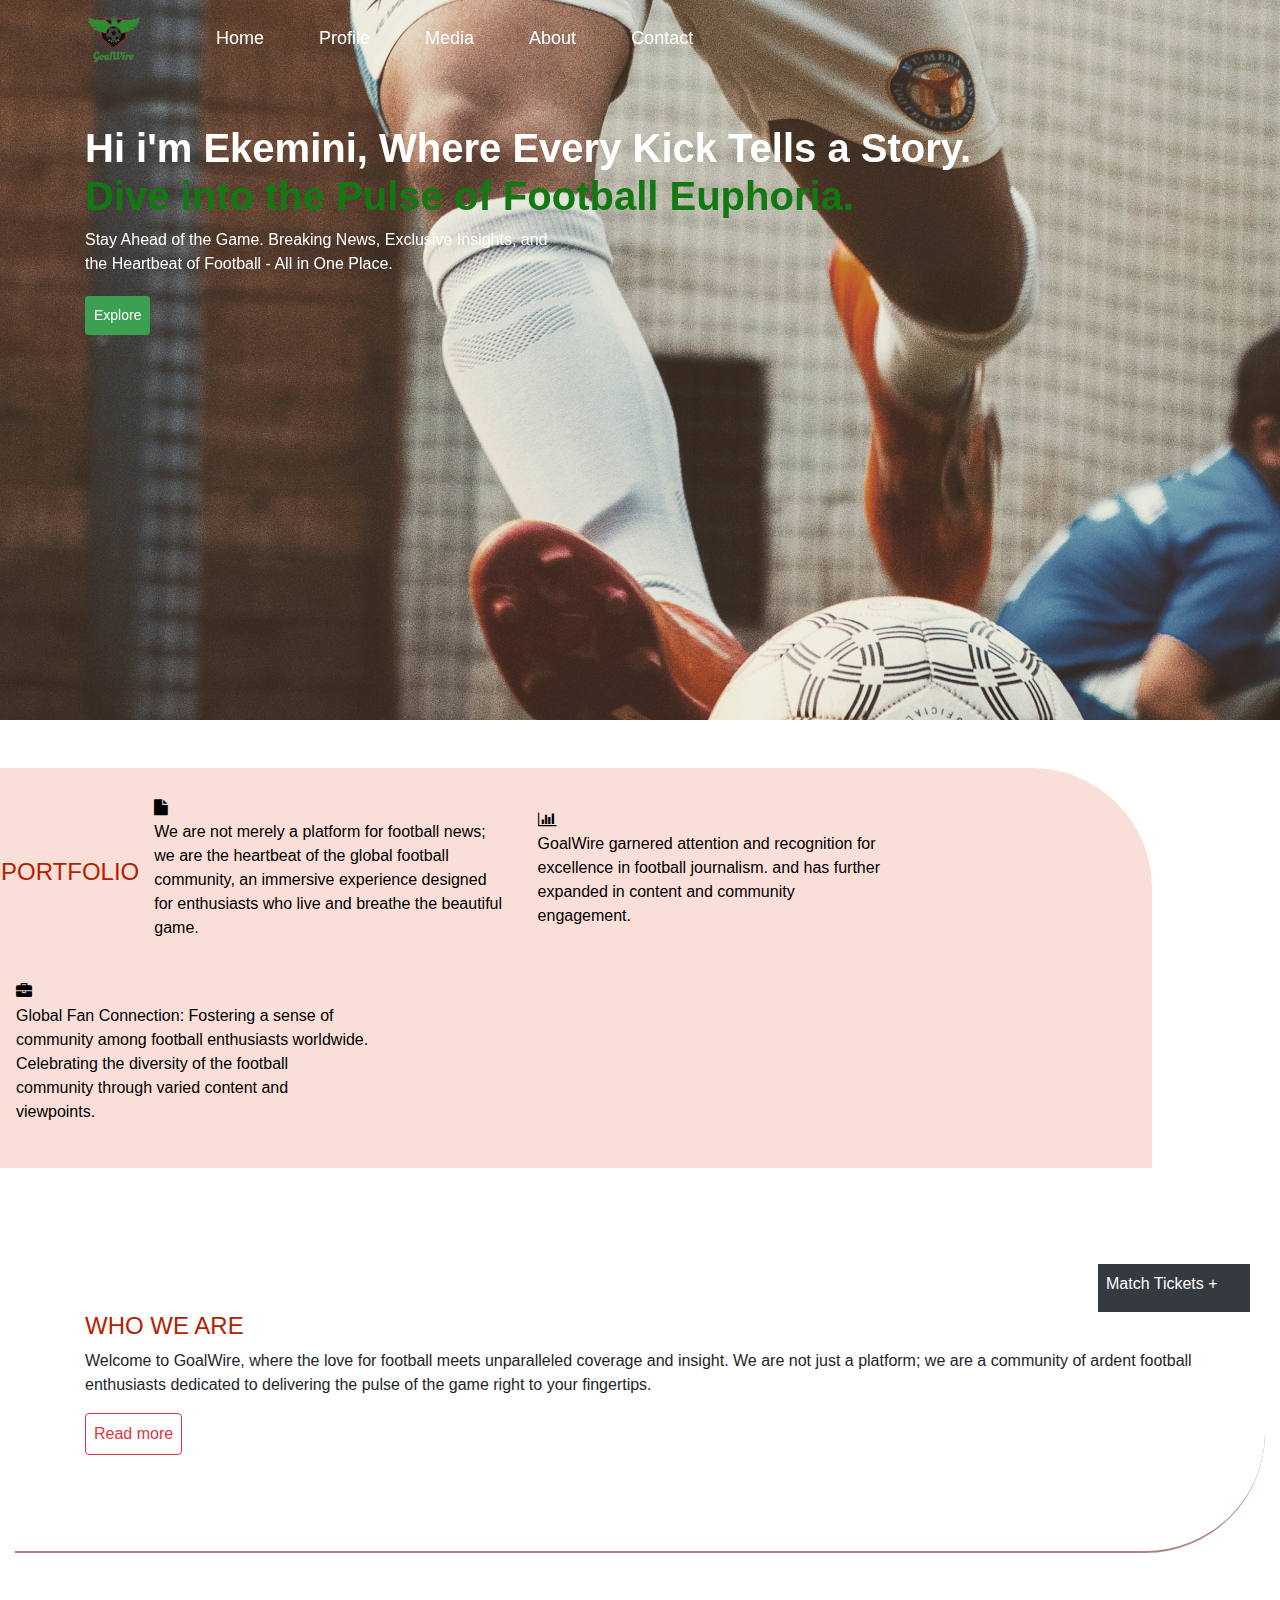
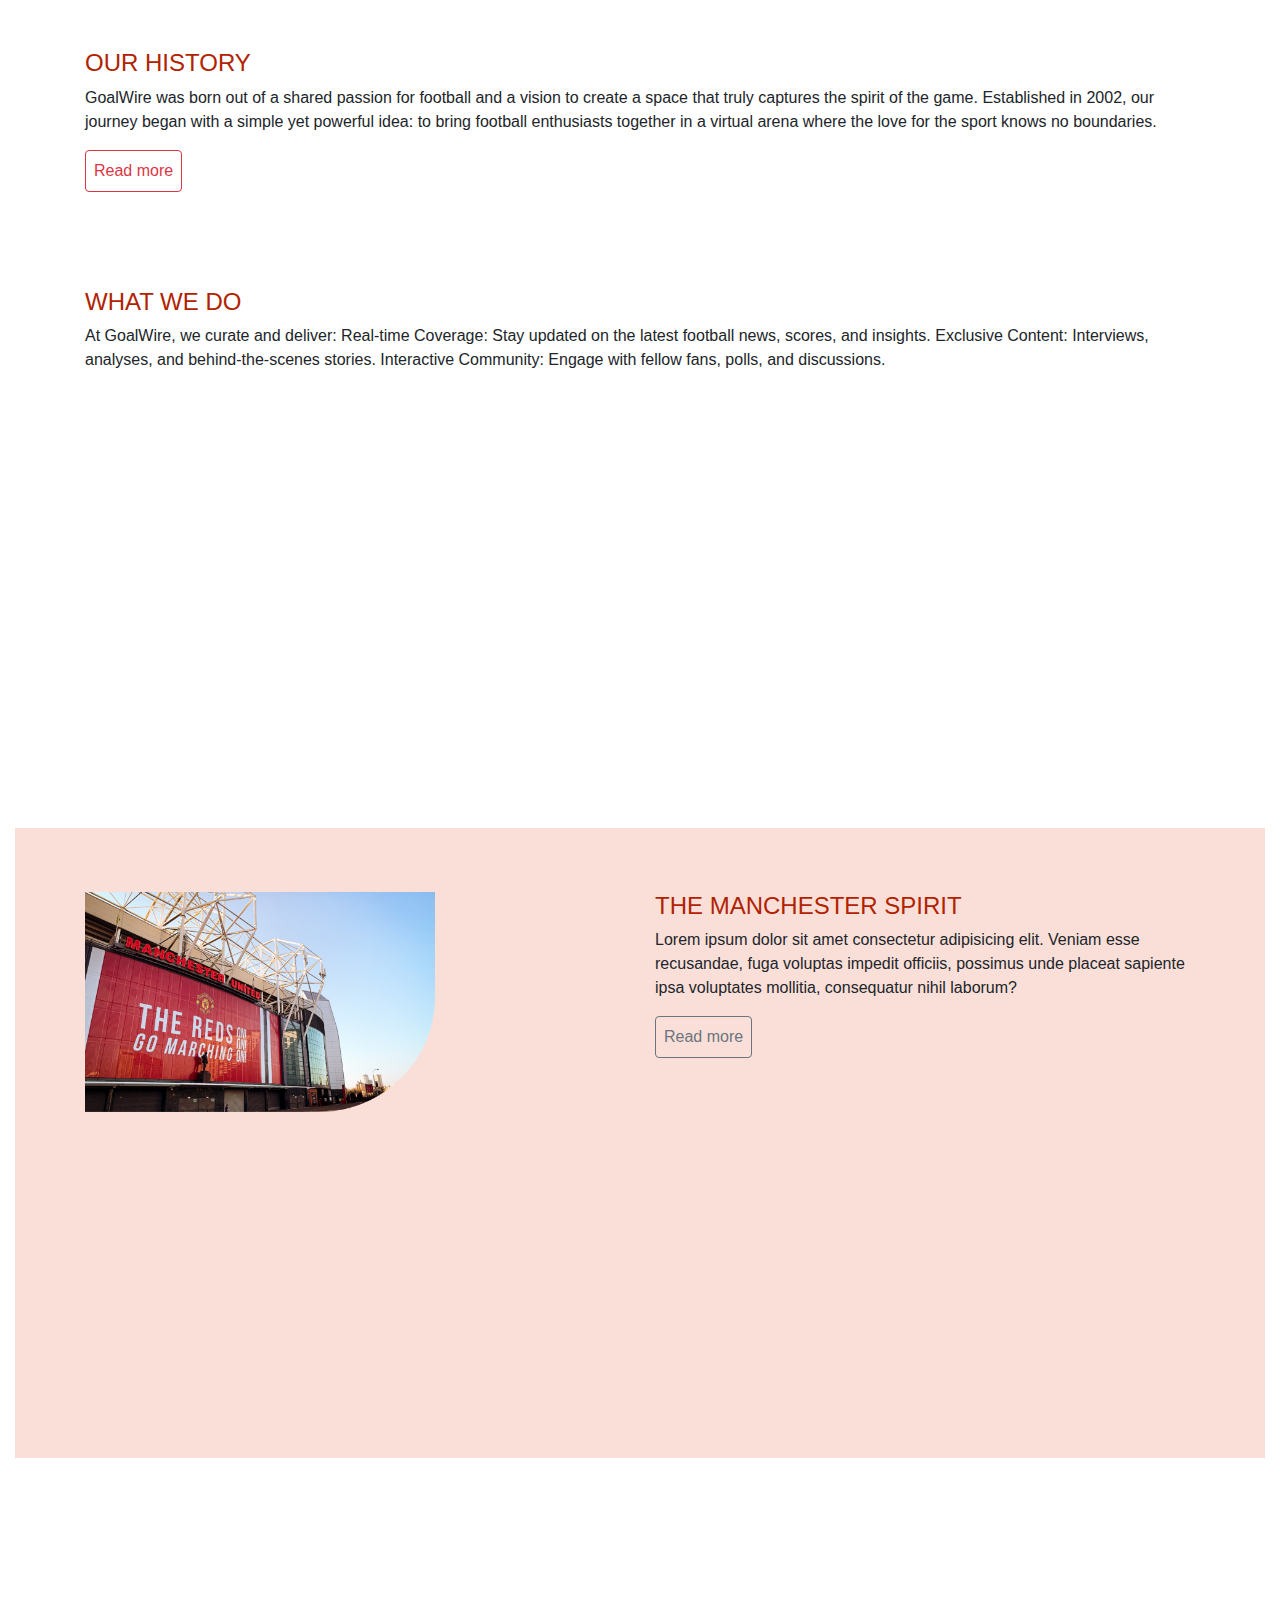
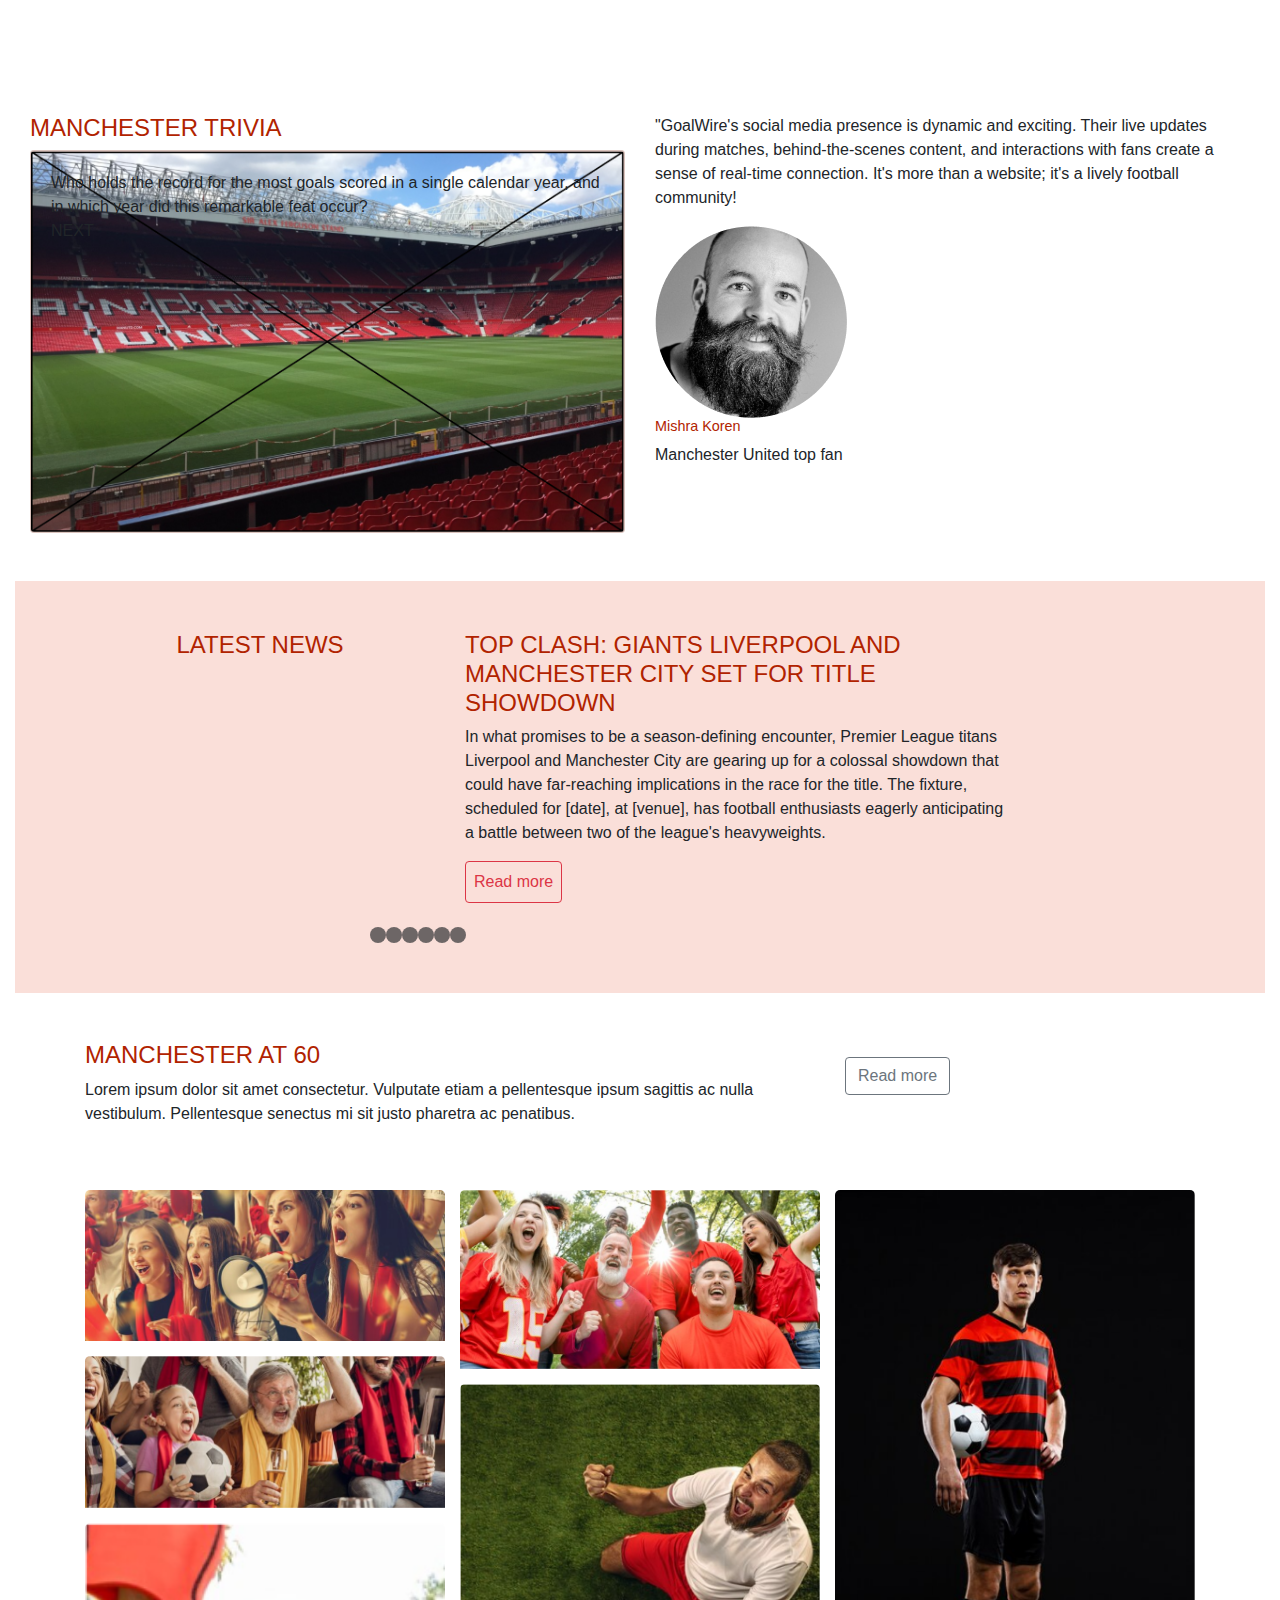
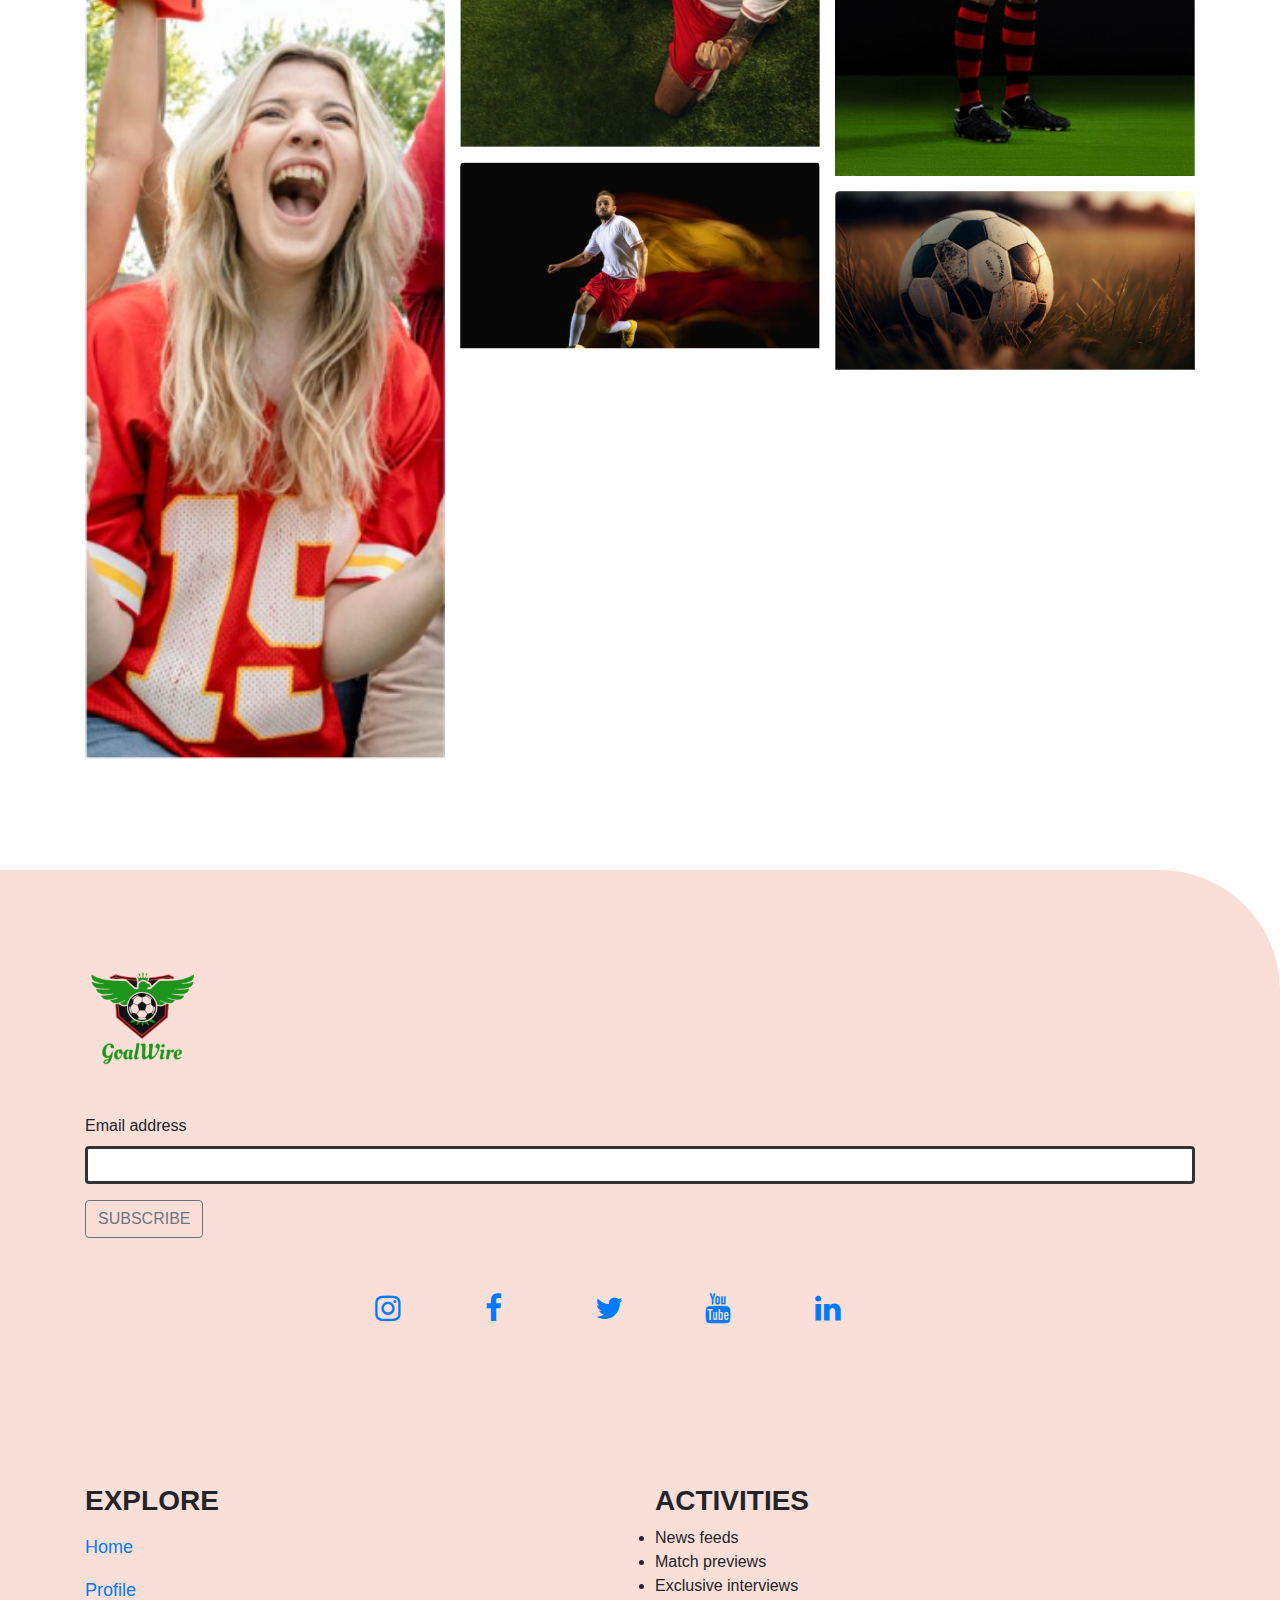
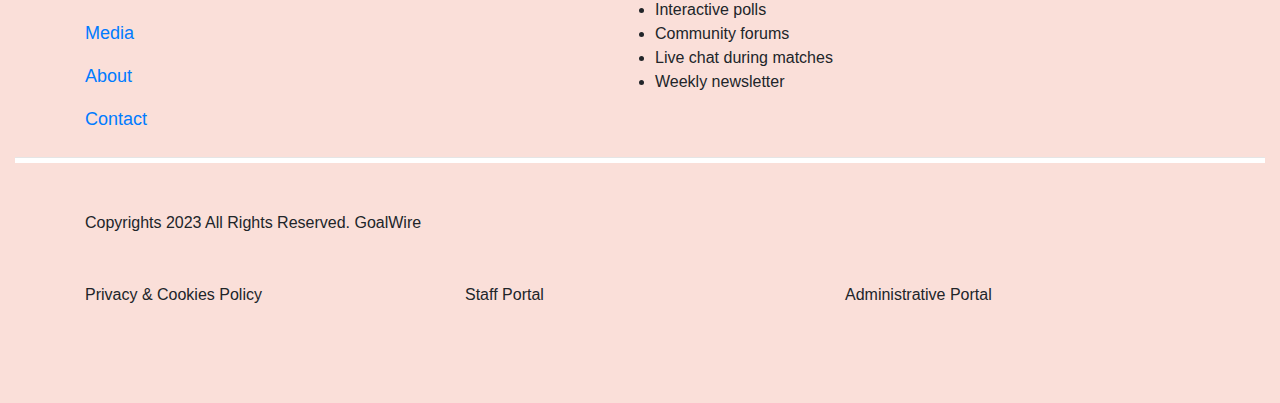
<file: index.html>
<!DOCTYPE html>
<html lang="en">
<head>
    <meta charset="UTF-8">
    <meta name="viewport" content="width=device-width, initial-scale=1">
    <title> Web Portfolio</title>
    <!-- BOOSTRAP 5 CSS -->
    <link href="https://cdn.jsdelivr.net/npm/bootstrap@5.3.2/dist/css/bootstrap.min.css" rel="stylesheet"
        integrity="sha384-T3c6CoIi6uLrA9TneNEoa7RxnatzjcDSCmG1MXxSR1GAsXEV/Dwwykc2MPK8M2HN" crossorigin="anonymous">
    <!-- FONT-AWESOME -->
    <link rel="stylesheet" href="https://cdnjs.cloudflare.com/ajax/libs/font-awesome/4.7.0/css/font-awesome.min.css">
    <link rel="stylesheet" href="https://stackpath.bootstrapcdn.com/bootstrap/4.5.2/css/bootstrap.min.css">

    <!-- CSS STYLE -->
    <link rel="stylesheet" href="style.css">
</head>

<body>
    <header class="header">
        <div class="navbar navbar-expand-lg">
            <div class="container">
                <div class="logo">
                 <a class="navbar-brand" href="index.html"><img src="./images/brand-logo.png" alt="Brand-logo" width="60" height="50"></a>
                </div>
                <button data-bs-toggle="collapse" data-bs-target="#menu-bar" type="button" class="navbar-toggler">
                    <span class="navbar-toggler-icon "><svg xmlns="http://www.w3.org/2000/svg" width="16" height="16" fill="currentColor" class="bi bi-list" viewBox="0 0 16 16">
                        <path fill-rule="evenodd" d="M2.5 12a.5.5 0 0 1 .5-.5h10a.5.5 0 0 1 0 1H3a.5.5 0 0 1-.5-.5m0-4a.5.5 0 0 1 .5-.5h10a.5.5 0 0 1 0 1H3a.5.5 0 0 1-.5-.5m0-4a.5.5 0 0 1 .5-.5h10a.5.5 0 0 1 0 1H3a.5.5 0 0 1-.5-.5"/>
                      </svg></span>
                </button>
                <div class="collapse navbar-collapse" id="menu-bar">
                    <ul class="navbar-nav ms-auto">
                        <li class="nav-item" class="active"><a href="index.html">Home</a></li>
                        <li class="nav-item"><a href="profile.html">Profile</a></li>
                        <li class="nav-item"><a href="media.html">Media</a></li>
                        <li class="nav-item"><a href="about.html">About</a></li>
                        <li class="nav-item"><a href="contact.html">Contact</a></li>
                        <li class="nav-item"><a href="#"><i class="bi bi-search"></i></i></a></li>
                    </ul>
                </div>
             </div>
        </div>
        
        <div class="container mt-5 text-white" id="hero">
            <h1 id="header-text"> Hi i'm Ekemini, Where Every Kick Tells a Story.<br><span style="color: green;"> Dive into the Pulse of
                    Football Euphoria. </span></h1>
            <p id="hero-p1">Stay Ahead of the Game. Breaking News, Exclusive Insights, and the Heartbeat of Football -
                All in One Place.</p>
            <!-- BUTTON -->
            <a href="profile.html">
                <button type="button" class="btn btn-success p-2 fw-bold btn-sm mt-1 mb-1 ">Explore</button>
            </a>
            
        </div>
    </header>   
        <!--HERO SECTION-->
    <main>
        <div class="portfolio text-left p-3 mt-5">
            <div class="row align-items-center">
                <h4 class="fs-3">PORTFOLIO</h4>
                <div class="col-lg-4 md-8">
                    <div class="portfolio-icon"><i class="fa fa-file"></i></div>
                    <p> We are not merely a platform for football news; we are the heartbeat of the global football community, an immersive experience designed for enthusiasts who live and breathe the beautiful game.</p>
                </div>

                <div class="col-lg-4 md-8">
                    <div class="portfolio-icon"><i class="fa fa-bar-chart"></i></div>
                    <p>GoalWire garnered attention and recognition for excellence in football journalism. and has further expanded in content and community engagement.</p>
                </div>
                <div class="col-lg-4 md-8">
                    <div class="portfolio-icon"><i class="fa fa-briefcase"></i></div>
                    <p>Global Fan Connection: Fostering a sense of community among football enthusiasts worldwide. Celebrating the diversity of the football community through varied content and viewpoints.</p>
                </div>

            </div>

        </div>
    </section>
    <!-- Section_who we are -->
    <main class="container-fluid pt-5 pb-5">
        <div class="container-fluid  customwho">
                <a href="contact.html"><div class="matchTicket p-2 text-white  bg-dark fw-bold">Match Tickets &plus;</div></a>           
            <div class="container ">
                <div class="who pt-5 pb-5 mt-5 mb-5">
                    <h4>WHO WE ARE </h4>
                    <P>Welcome to GoalWire, where the love for football meets unparalleled coverage and insight. We are not
                        just a platform; we are a community of ardent football enthusiasts dedicated to delivering the pulse
                        of the game right to your fingertips.</P>
                    <button type="button" class="btn btn-outline-danger p-2 fs-6 fw-bold ">Read more</button>
                </div>
            </div>
        </div>
           
                
        <!-- Who we are ends-->
        <div class="container-fluid bg-light-subtle">
            <div class="container pt-5 pb-5 mt-5 mb-5 " id="history">
                <h4>OUR HISTORY</h4>
                <P>GoalWire was born out of a shared passion for football and a vision to create a space that truly captures the spirit of the game. Established in 2002, our journey began with a simple yet powerful idea: to bring football enthusiasts together in a virtual arena where the love for the sport knows no boundaries.</P>
                <button type="button" class="btn btn-outline-danger p-2 fs-6 fw-bold ">Read more</button>
            </div>
        </div>
       
        <!-- What we do -->
        <div class="container-fluid customWhat mt-5 P-0 ">
            <div class="container innerWhat">
                <h4>WHAT WE DO</h4>
                <p>At GoalWire, we curate and deliver:
                    Real-time Coverage: Stay updated on the latest football news, scores, and insights.
                    Exclusive Content: Interviews, analyses, and behind-the-scenes stories.
                    Interactive Community: Engage with fellow fans, polls, and discussions.</p>
            </div>
        </div>
        <!-- Manchester Spirit -->
        <div class="container-fluid customSpirit mb-5">
            <div class="container pt-5 pb-5 " >
                <div class="row gap-0 pt-3" id="sprint-row">
                    <div class="col-sm-12 col-md-6 col-lg-6 float-right"><img src="./images/spirit.png" alt="image of manchester spirit"height="220" width="350"></div>
                    <div class="col-sm-12 col-md-6 col-lg-6">
                        <h4>THE MANCHESTER SPIRIT</h4>
                        <p>Lorem ipsum dolor sit amet consectetur adipisicing elit. Veniam esse recusandae, fuga voluptas
                            impedit officiis, possimus unde placeat sapiente ipsa voluptates mollitia, consequatur nihil
                            laborum?</p>
                        <button type="button" class="btn btn-outline-secondary p-2 fs-6 fw-bold ">Read more</button>
                    </div>
                </div>
            </div>
        </div>

         <div class="container-fluid empty bg-light-subtle">

         </div>
        <!--Manchester trivia-->
        <div class="container-fluid mt-5 mb-5">
            <div class="row">
                <div class="col">
                    <h4>MANCHESTER TRIVIA</h4>
                    <div class="card text-bg-dark">
                        <img src="./images/trivia.png" class="card-img" alt="...">
                        <div class="card-img-overlay">
                            Who holds the record for the most goals scored in a single calendar year, and in which year did this remarkable feat occur?
                            <div class="next">NEXT<i class="fas fa-arrow-alt-circle-right"></i></div>
                        </div>
                      </div>
                </div>
                <div class="col">
                    <div class="fan">
                        <div class="previous-arrow"></div>

                        <div><p>"GoalWire's social media presence is dynamic and exciting. Their live updates during matches, behind-the-scenes content, and interactions with fans create a sense of real-time connection. It's more than a website; it's a lively football community!</p></div>
                        <!-- ***Should be displayed flex -->
                        <div class="about-fan">
                            <div class="fan-img"><img src="./images/fan.png" alt=""></div>
                            <div class="fan-name">
                                <h5>Mishra Koren</h5>
                                <p>Manchester United top fan</p>
                            </div>
                        </div>
                        <div class="next-arrow"></div>
                    </div>
                </div>
            </div>
        </div>
         <!-- New Section -->
         <div class="container-fluid customnews mb-5">
            <div class="container" >
                <div class="row">
                    <div class="col-sm-12 col-md-10 col-lg-4"><h4 class="text-center">LATEST NEWS</h4></div>
                    <div class="col-sm-12 col-md-10 col-lg-6"><h4>TOP CLASH: GIANTS LIVERPOOL AND MANCHESTER CITY SET FOR TITLE SHOWDOWN</h4>
                        <p class="fs-8">In what promises to be a season-defining encounter, Premier League titans Liverpool and Manchester City are gearing up for a colossal showdown that could have far-reaching implications in the race for the title. The fixture, scheduled for [date], at [venue], has football enthusiasts eagerly anticipating a battle between two of the league's heavyweights.</p>
                        <button type="button" class="btn btn-outline-danger p-2 fs-6 fw-bold ">Read more</button></div>
                </div>
                <br>
                <div class="row ">
                    <div class="col-lg-3"><i class="bi bi-chevron-left"></i></div>
                    <div class="col-lg-4  gap-2 d-flex">
                        <div class="circle"></div>
                        <div class="circle"></div>
                        <div class="circle"></div>
                        <div class="circle"></div>
                        <div class="circle"></div>
                        <div class="circle"></div>
                    </div>
                    <div class="col-lg-3"><i class="bi bi-chevron-right"></i></div>
                </div>
            </div>
         </div>
         <!-- GALLERY  -->
         <section>
            <div class="container">
                <div class="row">
                    <div class="col-lg-8 col-sm-12 col-md-10">
                        <h4>MANCHESTER AT 60</h4>
                        <p>Lorem ipsum dolor sit amet consectetur. Vulputate etiam a pellentesque ipsum sagittis ac nulla vestibulum. Pellentesque senectus mi sit justo pharetra ac penatibus.</p>
                    </div>
                    <div class="col-lg-3 col-sm-12 col-md-1 pt-3"><button type="button" class="btn btn-outline-secondary">Read more </button></div>
                </div>              
            </div>
            <!-- Gallery below -->
            <div class="container customgallery mt-5 bg-light-subtle" id="customgallery">
                <div class="gallery">
                    <div class="column">
                        <picture>
                            <source srcset="./images/gallery1.png" media="">
                            <source srcset="./images/gallery1.png" media="">
                            <img src="./images/gallery1.png" alt="photo gallery1">
                        </picture>
                        <!-- image_one -->
                        <picture>
                            <source srcset="./images/gallery2.png" media="">
                            <source srcset="./images/gallery2.png" media="">
                            <img src="./images/gallery2.png" alt="photo gallery2">
                        </picture>
                        <!-- image_two -->
                        <picture>
                            <source srcset="./images/gallery6.png" media="">
                            <source srcset="./images/gallery6.png" media="">
                            <img src="./images/gallery6.png" alt="photo gallery6">
                        </picture>
                        <!-- image_three -->
                    </div>
                    <!-- column-two -->
                    <div class="column">
                        <picture>
                            <source srcset="./images/gallery4.png" media="">
                            <source srcset="./images/gallery4.png" media="">
                            <img src="./images/gallery4.png" alt="photo gallery4">
                        </picture>
                        <!-- image_four -->
                        <picture>
                            <source srcset="./images/gallery5.png" media="">
                            <source srcset="./images/gallery5.png" media="">
                            <img src="./images/gallery5.png" alt="photo gallery5">
                        </picture>
                        <!-- image_five -->
                        <picture>
                            <source srcset="./images/gallery7.png" media="">
                            <source srcset="./images/gallery7.png" media="">
                            <img src="./images/gallery7.png" alt="photo gallery5">
                        </picture>
                        <!-- image_seven -->
                    </div>
                    <!-- three -->
                    <div class="column">
                        <!-- image_ -->
                        <picture>
                            <source srcset="./images/gallery3.png" media="">
                            <source srcset="./images/gallery3.png" media="">
                            <img src="./images/gallery3.png" alt="photo gallery3">
                        </picture>
                        <!-- image_six -->
                    
                        <picture>
                            <source srcset="./images/gallery8.png" media="">
                            <source srcset="./images/gallery8.png" media="">
                            <img src="./images/gallery8.png" alt="photo gallery5">
                        </picture>
                        <!-- image_eigth -->
                    </div>
                </div>
            </div>
         </section>
        </main>
        
        <!-- NEW SECTION -->
        <section class="container-fluid mt-5" id="information">
            <div class="container pt-5">
                <div class="logo mt-5 mb-5"><img src="./images/brand-logo.png" alt="brand logo" height="100px" width="120px"></div>
                <div class="form mt-5 mb-5">
                    <form>
                        <div class="mb-3">
                          <label for="email" class="form-label">Email address</label>
                          <input type="email" class="form-control" id="emai1" aria-describedby="email">
                        </div>
            
                        <div class="d-grid mb-5">
                            <button type="submit" class="btn btn-outline-secondary text-center sm-10 md-10 lg-10 xl-10 xxl-10">SUBSCRIBE</button>
                        </div>
                      </form>
                </div>
            </div>
            <!-- SOCIAL MEDIA ICONS -->
            <div class="social-icons mt-5 mb-5">
                <div class="icon" id="Instagram"><a href="#" class="fa fa-instagram"></a></div>
                <div class="icon" id="facebook"><a href="#" class="fa fa-facebook"></a></div>
                <div class="icon" id="twitter"><a href="#" class="fa fa-twitter"></a></div>
                <div class="icon" id="youtube"><a href="#" class="fa fa-youtube"></a></div>
                <div class="icon" id="linkedin"><a href="#" class="fa fa-linkedin"></a></div>
            </div>
            <!-- EXPLORE -->
            <div class="container">
                <div class="row">
                    <div class="col">
                        <h3><b>EXPLORE</b></h3>
                        <ul class="navbar-nav ms-auto">
                            <li class="nav-item active">
                                <a class="nav-link" href="#home">Home</a>
                            </li>
                            <li class="nav-item">
                                <a class="nav-link" href="#profile">Profile</a>
                            </li>
                            <li class="nav-item">
                                <a class="nav-link" href="#services">Media</a>
                            </li>
                            <li class="nav-item">
                                <a class="nav-link" href="#about">About</a>
                            </li>
                            <li class="nav-item">
                                <a class="nav-link" href="#contact">Contact</a>
                            </li>
                        </ul>

                    </div>
                    <div class="col">
                        <h3><b>ACTIVITIES</b></h3>
                        <ul class="activites">
                            <li class="activites-item">News feeds </li>
                            <li class="activites-item">Match previews</li>
                            <li class="activites-item">Exclusive interviews</li>
                            <li class="activites-item">Interactive polls</li>
                            <li class="activites-item">Community  forums</li>
                            <li class="activites-item">Live chat during matches</li>
                            <li class="activites-item">Weekly newsletter</li>
                        </ul>
                    </div>
                </div>
            </div>
            <hr class="bg-white" style="height: 5px; width: 100%; ">

       
            <!-- FOOTER -->
            <footer>
                <div class="container mt-5 pb-5">
                    <div class="footer-text mt-5 mb-5 ">Copyrights 2023 All Rights Reserved. GoalWire</div>
                        <div class="row mt-5 mb-5">
                            <div class="col ">Privacy & Cookies Policy</div>
                            <div class="col">Staff Portal </div>
                            <div class="col">Administrative Portal </div>
                        </div>
                    </div>
                </div>
            </footer>
        </section>
       
    <!-- BOOSTRAP 5 JS-->
    <script src="https://cdn.jsdelivr.net/npm/bootstrap@5.3.2/dist/js/bootstrap.bundle.min.js"
        integrity="sha384-C6RzsynM9kWDrMNeT87bh95OGNyZPhcTNXj1NW7RuBCsyN/o0jlpcV8Qyq46cDfL"
        crossorigin="anonymous"></script>
</body>

</html>
</file>
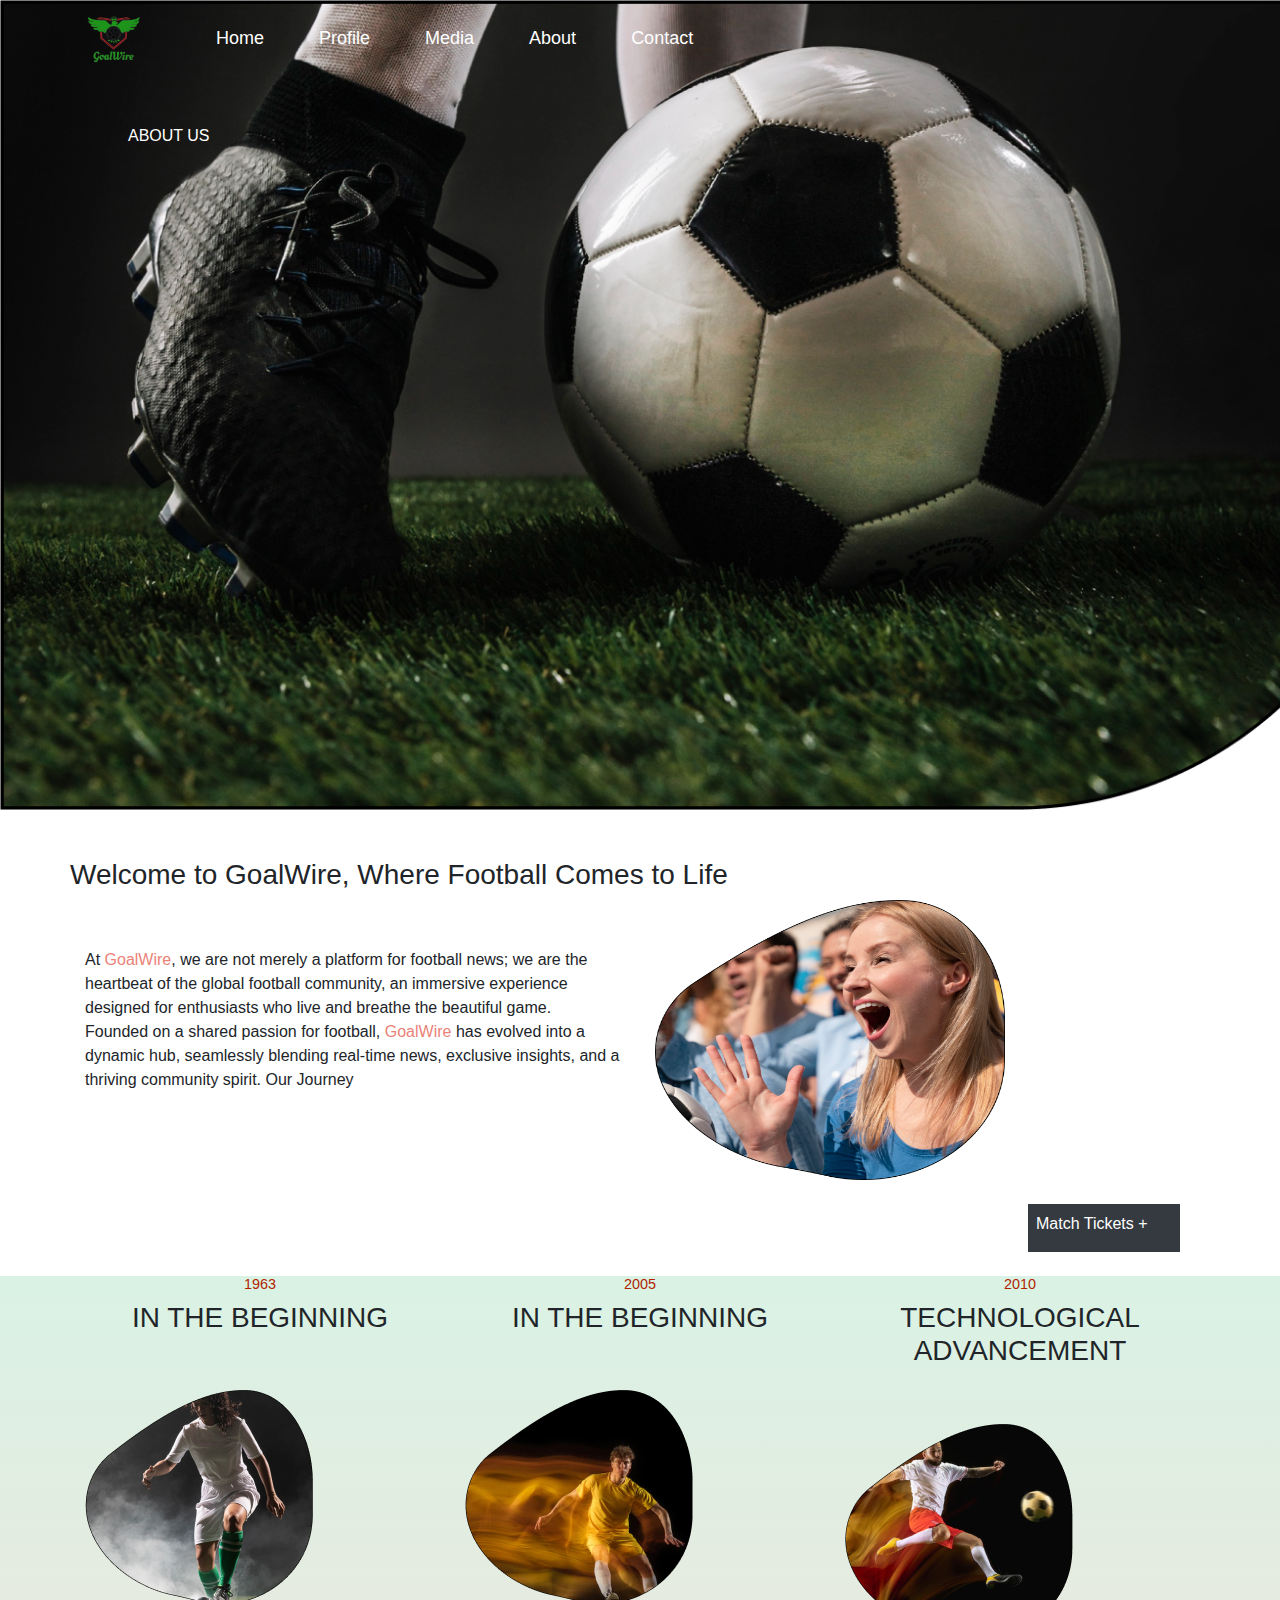
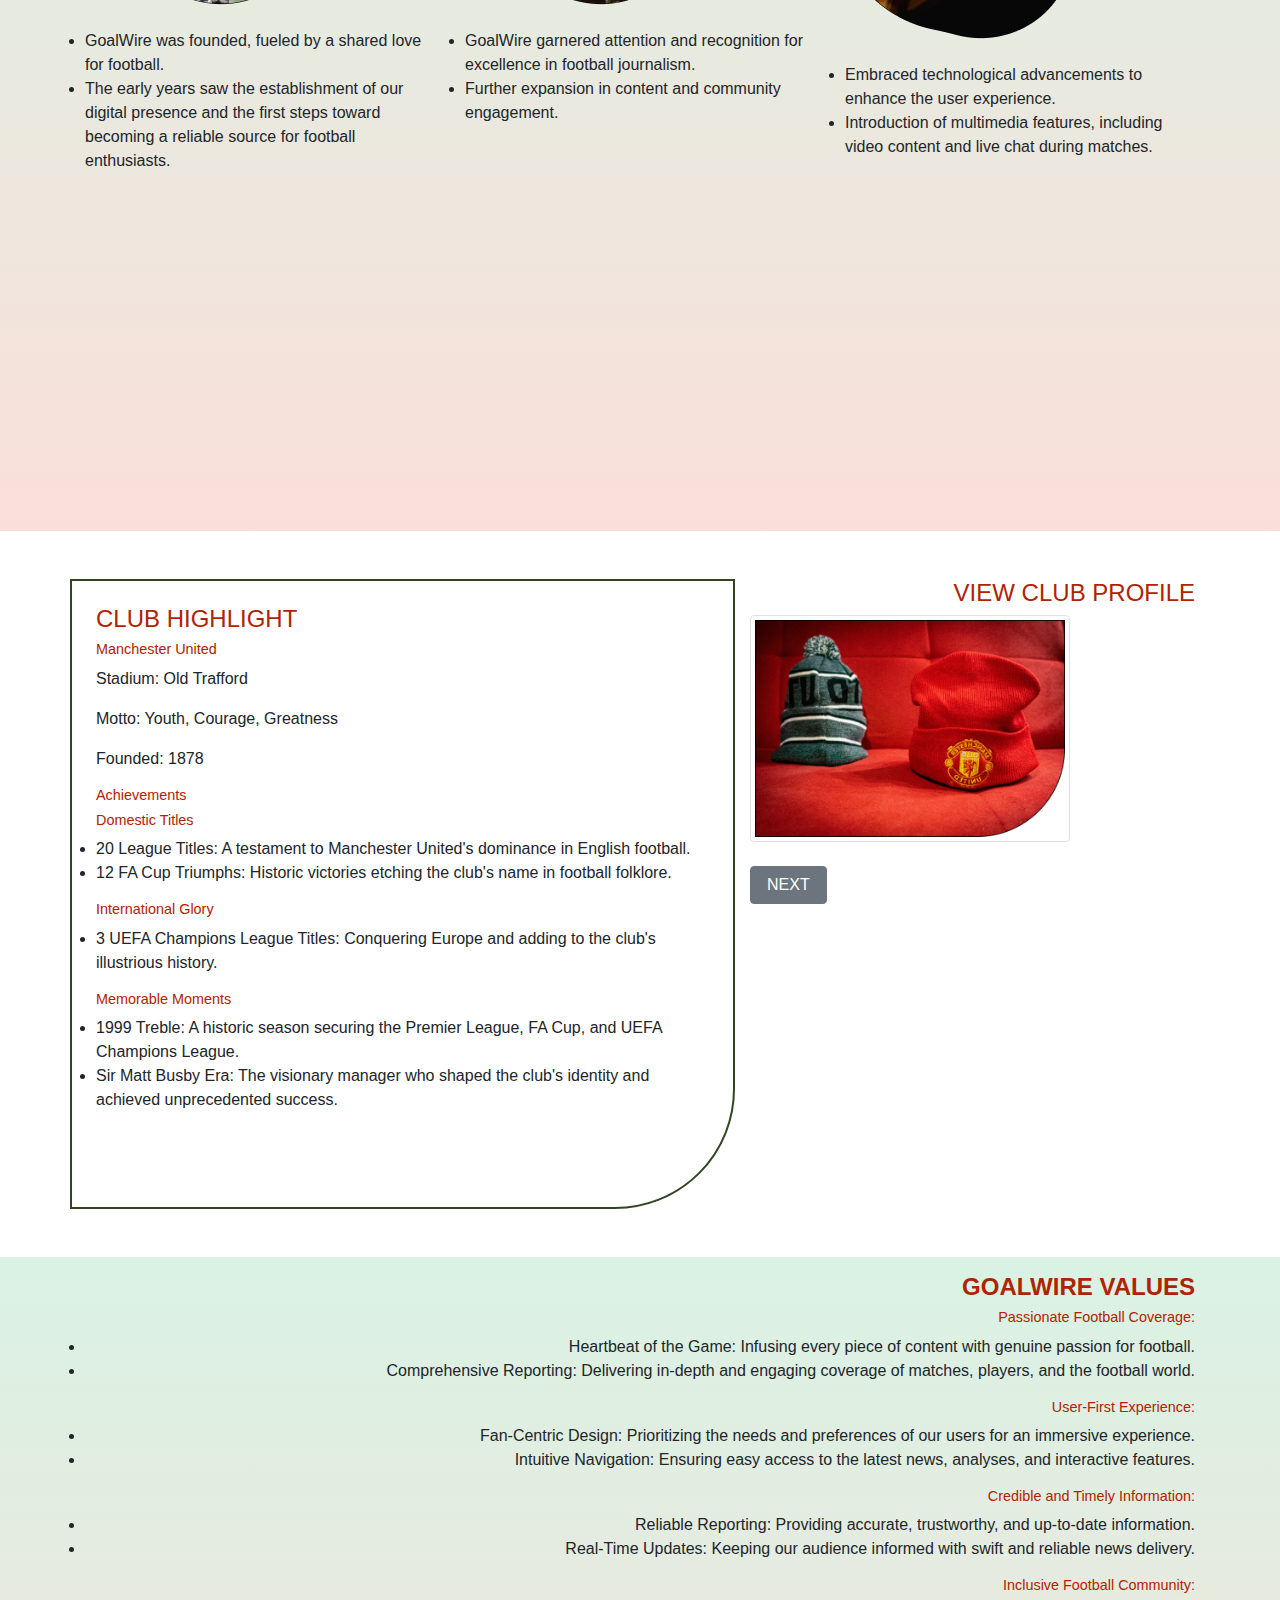
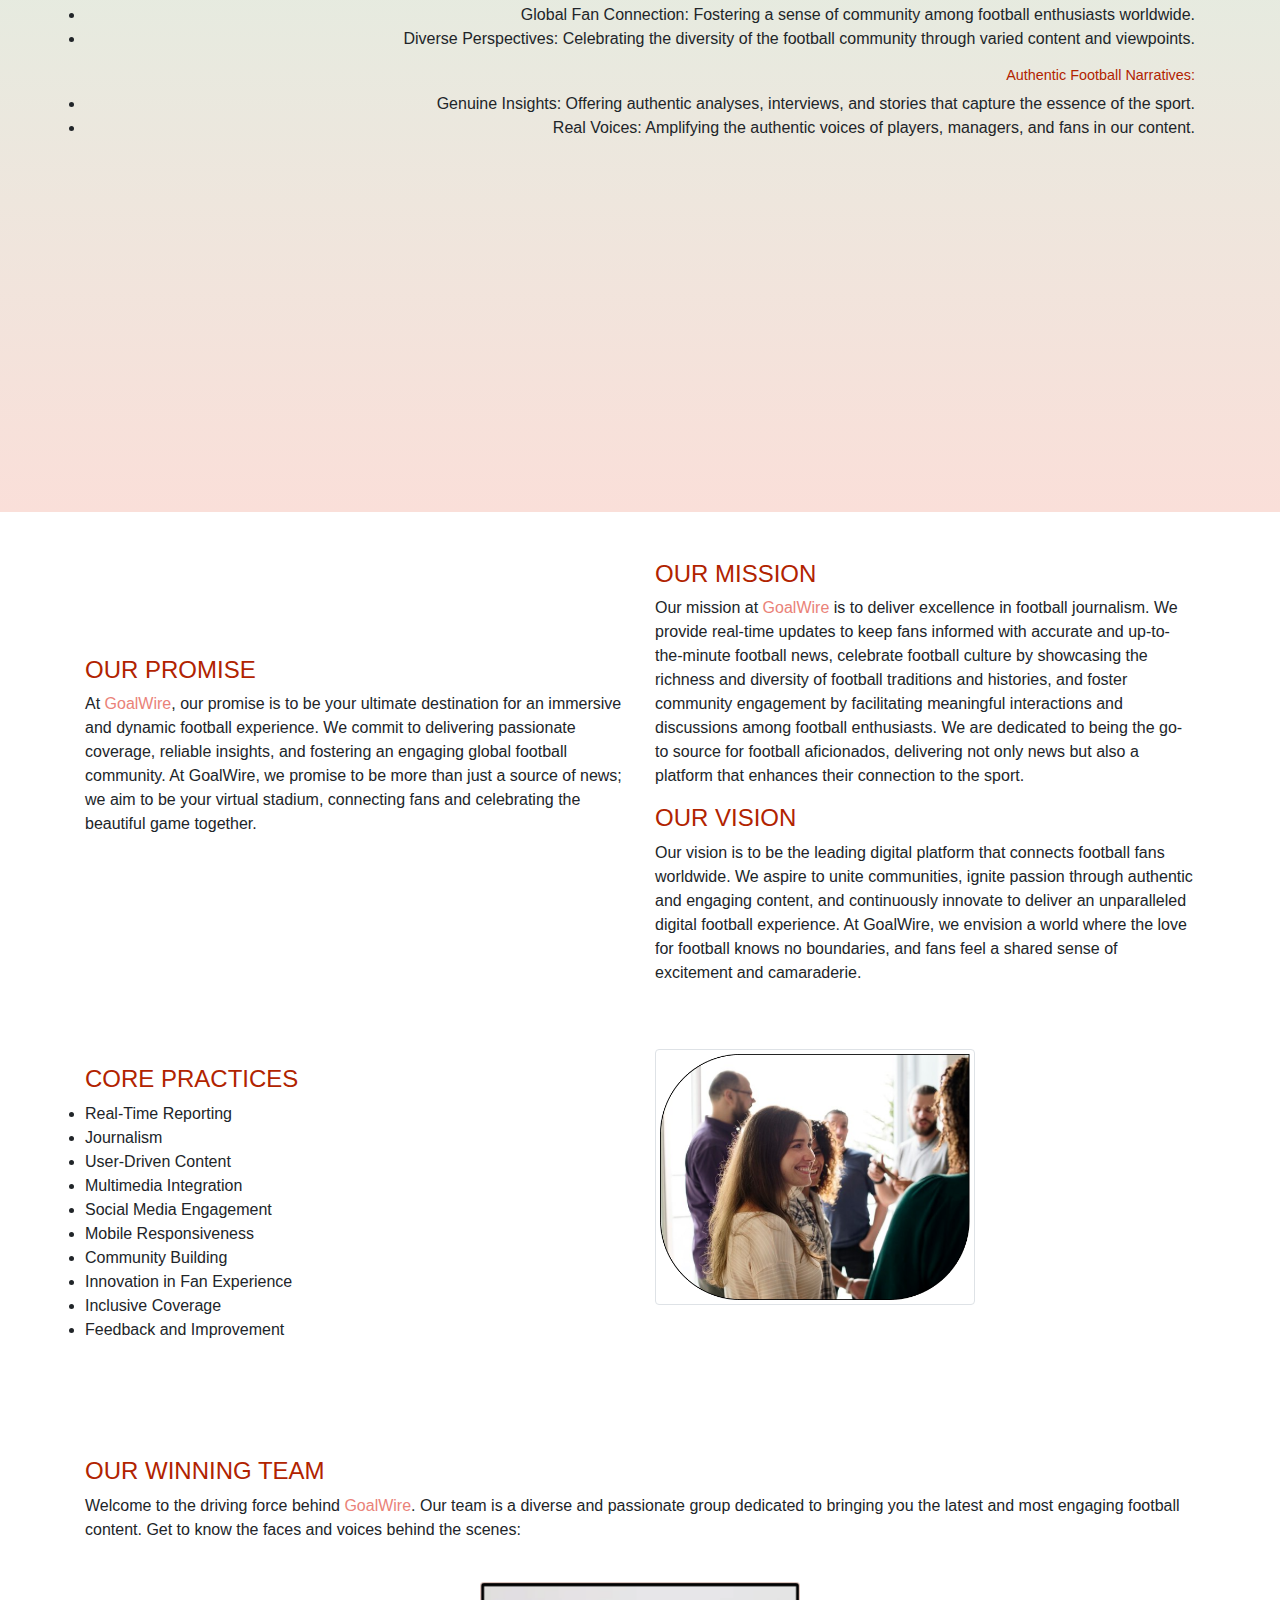
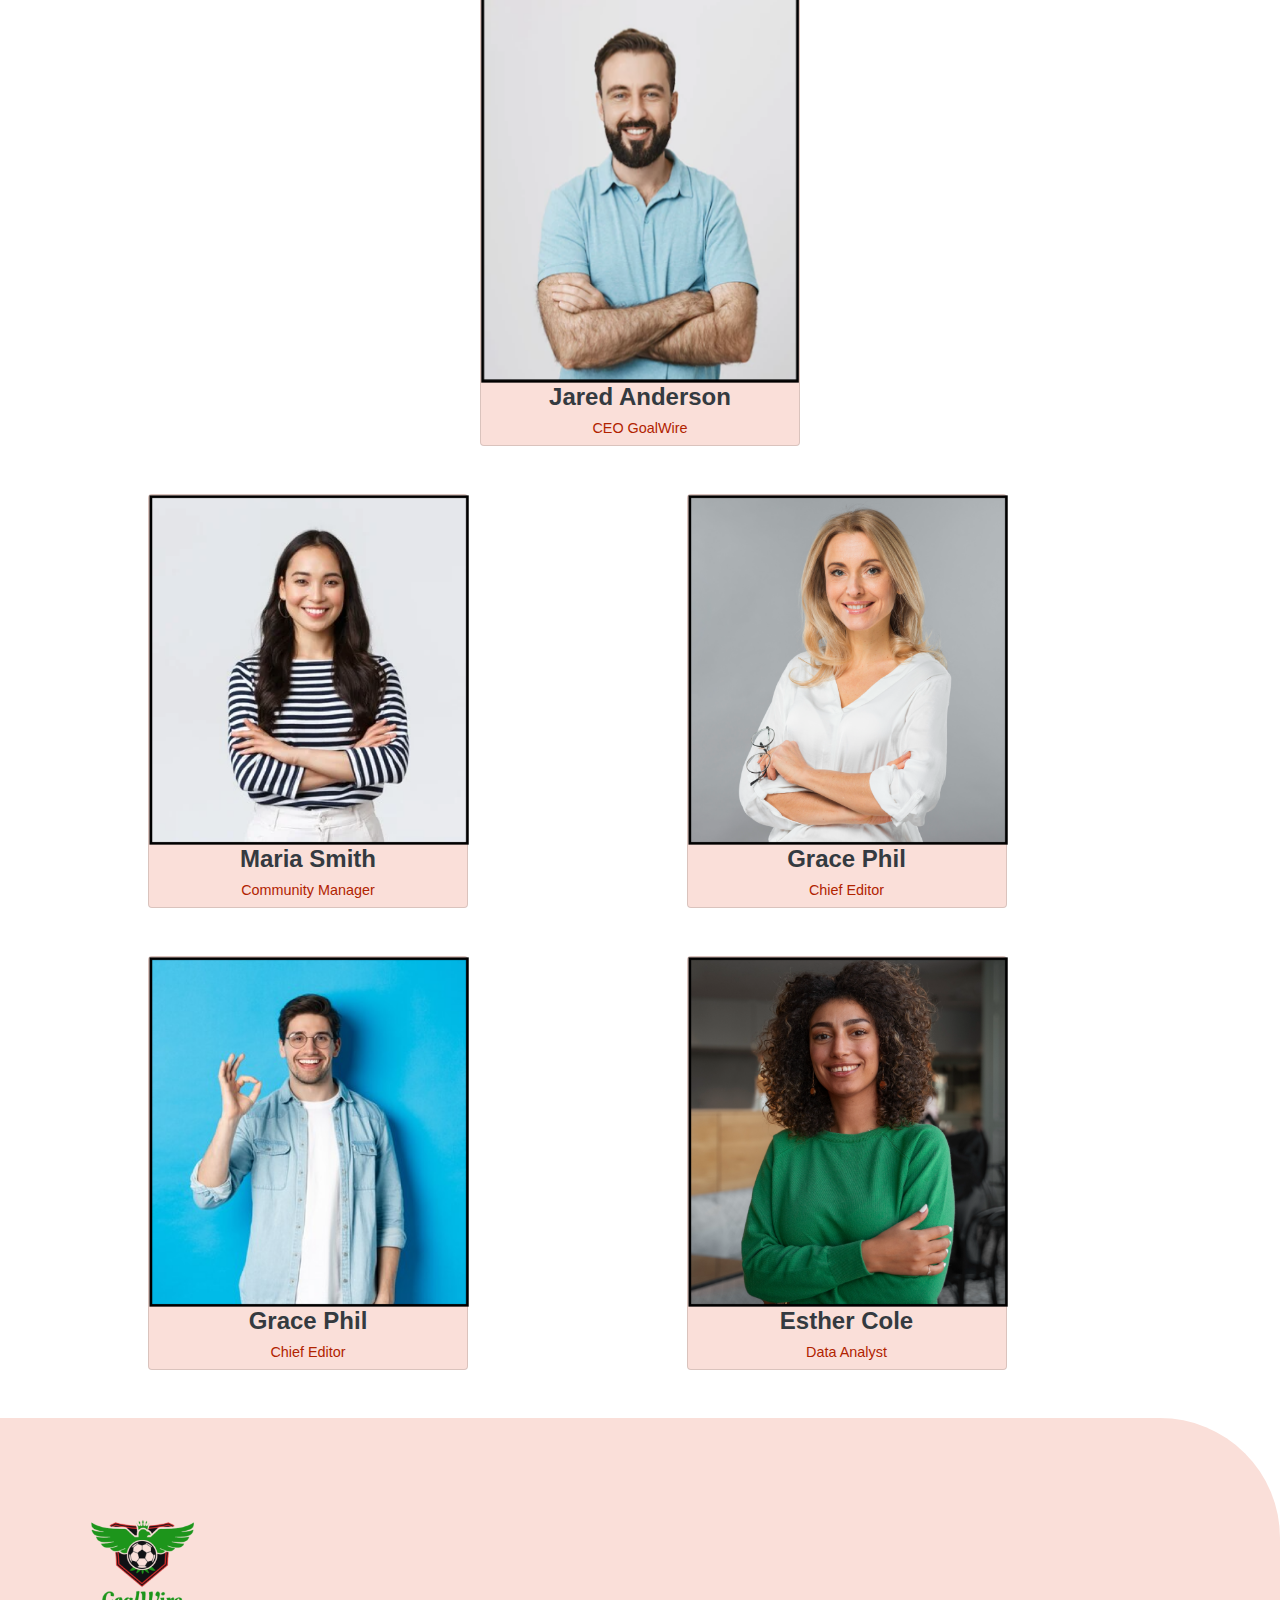
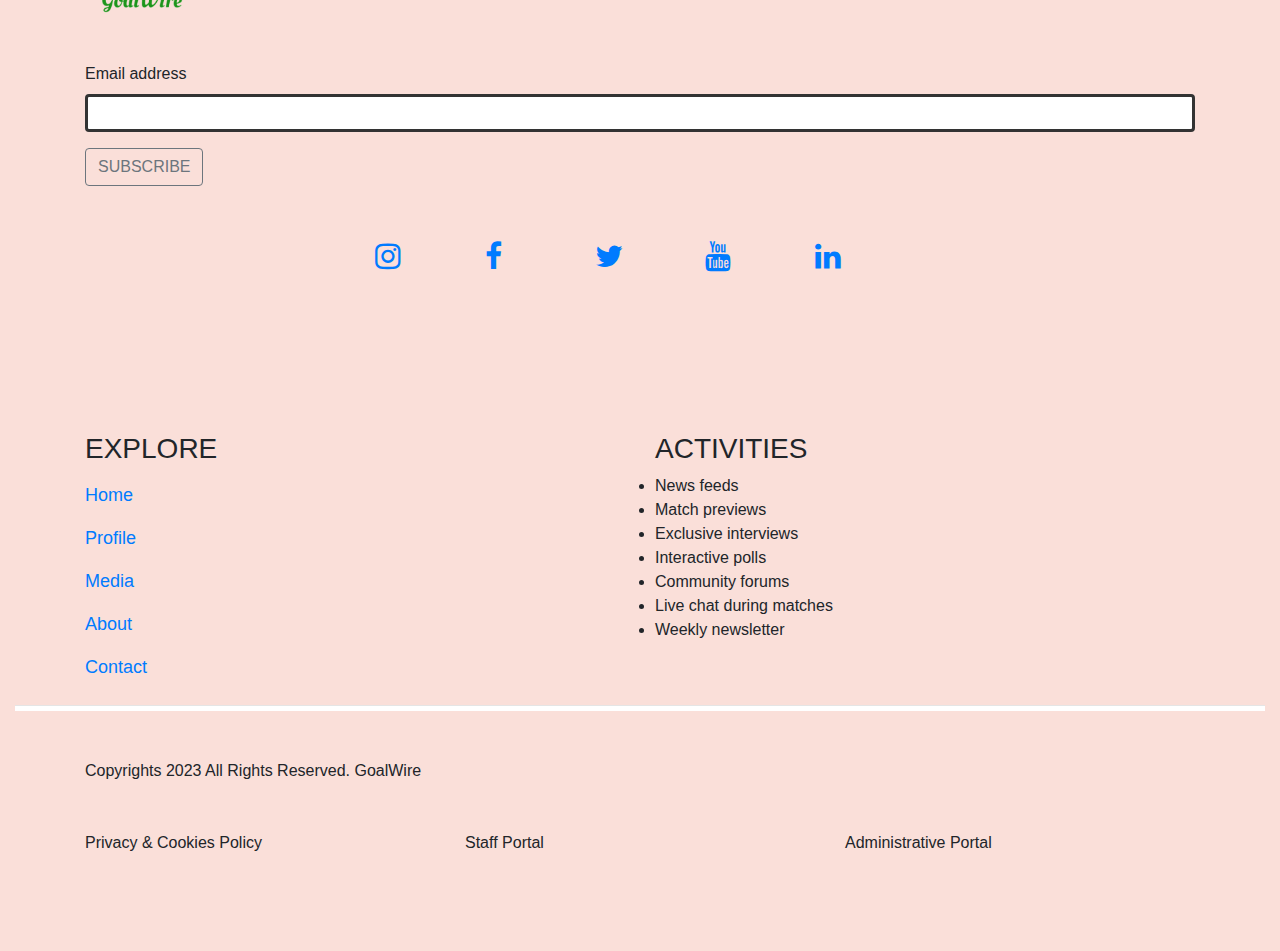
<file: about.html>
<!DOCTYPE html>
<html lang="en">
<head>
    <meta charset="UTF-8">
    <meta name="viewport" content="width=device-width, initial-scale=1">
    <title>about us</title>
    <!-- BOOSTRAP 5 CSS -->
    <link href="https://cdn.jsdelivr.net/npm/bootstrap@5.3.2/dist/css/bootstrap.min.css" rel="stylesheet"
        integrity="sha384-T3c6CoIi6uLrA9TneNEoa7RxnatzjcDSCmG1MXxSR1GAsXEV/Dwwykc2MPK8M2HN" crossorigin="anonymous">
    <!-- FONT-AWESOME -->
    <link rel="stylesheet" href="https://cdnjs.cloudflare.com/ajax/libs/font-awesome/4.7.0/css/font-awesome.min.css">
    <link rel="stylesheet" href="https://stackpath.bootstrapcdn.com/bootstrap/4.5.2/css/bootstrap.min.css">

    <!-- CSS STYLE -->
    <link rel="stylesheet" href="style.css">
</head>

<body>
    <header class="about">
        <div class="navbar navbar-expand-lg">
            <div class="container">
                <div class="logo">
                 <a class="navbar-brand" href="index.html"><img src="./images/brand-logo.png" alt="Brand-logo" width="60" height="50"></a>
                </div>
                <button data-bs-toggle="collapse" data-bs-target="#menu-bar" type="button" class="navbar-toggler">
                    <span class="navbar-toggler-icon "><svg xmlns="http://www.w3.org/2000/svg" width="16" height="16" fill="currentColor" class="bi bi-list" viewBox="0 0 16 16">
                        <path fill-rule="evenodd" d="M2.5 12a.5.5 0 0 1 .5-.5h10a.5.5 0 0 1 0 1H3a.5.5 0 0 1-.5-.5m0-4a.5.5 0 0 1 .5-.5h10a.5.5 0 0 1 0 1H3a.5.5 0 0 1-.5-.5m0-4a.5.5 0 0 1 .5-.5h10a.5.5 0 0 1 0 1H3a.5.5 0 0 1-.5-.5"/>
                      </svg></span>
                </button>
                <div class="collapse navbar-collapse" id="menu-bar">
                    <ul class="navbar-nav ms-auto">
                        <li class="nav-item" class="active"><a href="index.html">Home</a></li>
                        <li class="nav-item"><a href="profile.html">Profile</a></li>
                        <li class="nav-item"><a href="media.html">Media</a></li>
                        <li class="nav-item"><a href="about.html">About</a></li>
                        <li class="nav-item"><a href="contact.html">Contact</a></li>
                        <li class="nav-item"><a href="#"><i class="bi bi-search"></i></i></a></li>
                    </ul>
                </div>
             </div>
            </div>
        <div class="customtext text-white mt-5 fw-bold fs-1">ABOUT US</div>
    </header>   
        <!--MAIN SECTION -->
    <main class="bg-light-subtle">
        
     <section class="container-fluid mb-5">
            <div class="container">
                
                 <div class="row gap-1" id="about-row">  
                    <h3 class="mt-5">Welcome to GoalWire, Where Football Comes to Life</h3>
                    <div class="col-sm-12 col-md-10 col-lg-6 mt-5 mb-5">At <span style="color:rgb(234, 130, 120)">GoalWire</span>, we are not merely a platform for football news; we are the heartbeat of the global football community, an immersive experience designed for enthusiasts who live and breathe the beautiful game.<br>
                    Founded on a shared passion for football, <span style="color:rgb(234, 130, 120)">GoalWire</span> has evolved into a dynamic hub, seamlessly blending real-time news, exclusive insights, and a thriving community spirit.
                    Our Journey</div>      
                    <div class="col"><img src="./images/about2.png" width="350" height="280"></div>     
                 </div>
                 <br>
                 <div class="container bg-dark "><a href="contact.html"><div class="matchTicket p-2 text-white  fw-bold bg-dark">Match Tickets &plus;</div></a></div>
                 <br>
            </div>
        </section>
        <!-- NEW SECTION_slider -->
        <section class="contentSlide mt-5 mb-5">
            <div class="container">
                <div class="row">
                    <div class="col-lg-4 col-md-6 col-sm-12 center">
                        <h5 class="text-center fs-6 fw-bold" >1963</h5>
                        <h3 class="text-center fs-6 fw-bold" >IN THE BEGINNING</h3>
                        <br>
                        <br>
                            <picture class="">
                            <source srcset="" media="">
                            <source srcset="" media="">
                            <img src="./images/about3.png" alt="Beginning image">
                        </picture>
                        <br>
                        <br>
                        <ul>
                            <li>GoalWire was founded, fueled by a shared love for football.</li>
                            <li> The early years saw the establishment of our digital presence and the first steps toward becoming a reliable source for football enthusiasts.</li>
                        </ul>
                    </div>
                    <div class="col-lg-4 col-md-6 col-sm-12 center">
                        <h5 class="text-center fs-6 fw-bold" >2005</h5>
                        <h3 class="text-center fs-6 fw-bold" >IN THE BEGINNING</h3>
                        <br>
                        <br>
                        <picture>
                            <source srcset="" media="">
                            <source srcset="" media="">
                            <img src="./images/about4.png" alt="Beginning image">
                        </picture>
                        <br>
                        <br>
                        <ul>
                            <li>GoalWire garnered attention and recognition for excellence in football journalism.</li>
                            <li>Further expansion in content and community engagement.</li>
                        </ul>
                    </div>
                    <div class="col-lg-4 col-md-6 col-sm-12 center">  <h5 class="text-center fs-6 fw-bold" >2010</h5>
                        <h3 class="text-center fs-6 fw-bold" >TECHNOLOGICAL ADVANCEMENT</h3>
                        <br>
                        <br>
                        <picture>
                            <source srcset="" media="">
                            <source srcset="" media="">
                            <img src="./images/about5.png" alt="Beginning image">
                        </picture>
                        <br>
                        <br>
                        <li>Embraced technological advancements to enhance the user experience.</li> 
                        <li>Introduction of multimedia features, including video content and live chat during matches.</li> 
                        </ul></div>
                </div>
            </div>
        </section>
        <!-- NEW SECTION_highlights -->
        <section class="highlights">
            <div class="container customhigh mb-5 mt-5">
                <div class="row">
                    <div class=" col-lg-7 col-md-6 col-sm-12 high p-4 fs-6">
                        <h4>CLUB HIGHLIGHT</h4>
                        <h5>Manchester United</h5> 
                        <p>Stadium: Old Trafford</p>
                        <p>Motto: Youth, Courage, Greatness</p>
                        <p>Founded: 1878</p>
                        <h5>Achievements</h5>
                        <h5>Domestic Titles</h5>
                        <ul>
                         <li>20 League Titles: A testament to Manchester United's dominance in English football.</li>
                         <li>12 FA Cup Triumphs: Historic victories etching the club's name in football folklore.</li>
                        </ul>
                        <h5> International Glory</h5>
                        <ul>
                         <li> 3 UEFA Champions League Titles: Conquering Europe and adding to the club's illustrious history.</li>
                        </ul>
                        <h5> Memorable Moments</h5>
                        <ul>
                         <li>1999 Treble: A historic season securing the Premier League, FA Cup, and UEFA Champions League.</li>
                         <li>Sir Matt Busby Era: The visionary manager who shaped the club's identity and achieved unprecedented success.</li>
                        </ul>
                    </div>
                    <!--use of float  -->
                    <div class=" col-lg-5 col-md-6 col-sm-12">
                        <h4 class="text-right"> VIEW CLUB PROFILE</h4>
                        <picture>
                            <source srcset="./images/about6.png"  media="">
                            <source srcset="./images/about6.png" media="">
                            <img src="./images/about6.png"  height="400" width="320" class="img-fluid img-thumbnail" alt="Manchester highlights">
                        </picture>
                        <br>
                        <br>
                        <button type="button" class="btn btn-secondary pl-3 pr-3 " >NEXT</button>
                    </div>
                 </div>
            </div>
        </section>
        <!-- NEW SECTION_corePractices -->
        <section class="core mt-5 mb-5 pt-3 pb-3">
            <div class="container text-right">
                <h4><b>GOALWIRE VALUES</b></h4>
                <h5>Passionate Football Coverage:</h5>
                <ul>
                    <li>Heartbeat of the Game: Infusing every piece of content with genuine passion for football.</li>
                    <li>Comprehensive Reporting: Delivering in-depth and engaging coverage of matches, players, and the football world.</li>
                </ul>
                <h5> User-First Experience:</h5>
                <ul>
                    <li>Fan-Centric Design: Prioritizing the needs and preferences of our users for an immersive experience.</li>
                    <li>Intuitive Navigation: Ensuring easy access to the latest news, analyses, and interactive features. </li>
                </ul>
                <h5> Credible and Timely Information:</h5>
                <ul>
                    <li>Reliable Reporting: Providing accurate, trustworthy, and up-to-date information.</li>
                    <li>Real-Time Updates: Keeping our audience informed with swift and reliable news delivery. </li>
                </ul>
                <h5> Inclusive Football Community:</h5>
                <ul>
                    <li> Global Fan Connection: Fostering a sense of community among football enthusiasts worldwide.</li>
                    <li>Diverse Perspectives: Celebrating the diversity of the football community through varied content and viewpoints.</li>
                </ul>
                <h5>Authentic Football Narratives:</h5>
                <ul>
                    <li> Genuine Insights: Offering authentic analyses, interviews, and stories that capture the essence of the sport.</li>
                    <li>Real Voices: Amplifying the authentic voices of players, managers, and fans in our content. </li>
                </ul>     
            </div>
        </section>
        <!-- NEW SECTION_ourMission -->
        <section class="our">
            <div class="container mt-5 mb-5">
                <div class="row">
                    <div class="col-lg-6 mt-5 pt-5">
                        <h4>OUR PROMISE</h4>
                        <p>At <span style="color:rgb(234, 130, 120)">GoalWire</span>, our promise is to be your ultimate destination for an immersive and dynamic football experience. We commit to delivering passionate coverage, reliable insights, and fostering an engaging global football community. At GoalWire, we promise to be more than just a source of news; we aim to be your virtual stadium, connecting fans and celebrating the beautiful game together.</p>
                    </div>
                    <div class="col-lg-6">
                        <div class="mission mb-2">
                            <h4>OUR MISSION</h4>
                            <p>Our mission at <span style="color:rgb(234, 130, 120)">GoalWire</span> is to deliver excellence in football journalism. We provide real-time updates to keep fans informed with accurate and up-to-the-minute football news, celebrate football culture by showcasing the richness and diversity of football traditions and histories, and foster community engagement by facilitating meaningful interactions and discussions among football enthusiasts. We are dedicated to being the go-to source for football aficionados, delivering not only news but also a platform that enhances their connection to the sport.</p>
                        </div>
                        <div class="vision">
                            <h4>OUR VISION</h4>
                            <p>Our vision is to be the leading digital platform that connects football fans worldwide. We aspire to unite communities, ignite passion through authentic and engaging content, and continuously innovate to deliver an unparalleled digital football experience. At GoalWire, we envision a world where the love for football knows no boundaries, and fans feel a shared sense of excitement and camaraderie.</p>
                        </div>
                    </div>
                </div>
            </div>
        </section>
        <!-- NEW SECTION_core pratices-->
        <section class="container-fluid core-pratices mb-5">
            <div class="container mb-5">
                <div class="row ">
                    <div class="col col-lg-6 col-md-12 col-sm-12 pt-3 pb-3 bg-white customCore">
                        <h4>CORE PRACTICES</h4>
                        <ul>
                           <li>Real-Time Reporting</li> 
                           <li>Journalism</li> 
                           <li>User-Driven Content</li>
                           <li>Multimedia Integration</li>
                           <li>Social Media Engagement</li>
                           <li>Mobile Responsiveness</li>
                           <li>Community Building</li> 
                           <li>Innovation in Fan Experience</li>
                           <li> Inclusive Coverage</li>
                           <li>Feedback and Improvement</li>
                        </ul>
                    </div>
                    <div class="col col-lg-6 col-md-12 col-sm-12">
                        <picture>
                            <source srcset="./images/about7.png"  media="">
                            <source srcset="./images/about7.png" media="">
                            <img src="./images/about7.png"  height="400" width="320" class="img-fluid img-thumbnail" alt="...">
                          </picture>
                    </div>  
                </div>   
            </div>
        </section>

       </main>
       <section class="image-gallery">
            <div class="container ">
                <h4>OUR WINNING TEAM</h4>
                <p>Welcome to the driving force behind <span style="color:rgb(234, 130, 120)">GoalWire</span>. Our team is a diverse and passionate group dedicated to bringing you the latest and most engaging football content. Get to know the faces and voices behind the scenes:</p>
                <br>
                <!-- Gallery begins -->
                <div class="text-center">
                    <div class="card card-center " style="width: 20rem ; ">
                        <picture>
                            <source srcset="./images/ceo.png"  media="">
                            <source srcset="./images/ceo.png" media="">
                            <img src="./images/ceo.png"  height="400" width="320" class="card-img-top" alt="CEO">
                        </picture>
                        <h4><b class="text-dark">Jared Anderson</b></h4>
                      <h5>CEO GoalWire</h5>
                    </div>    
                    
                      
                  </div>
                  <!-- community manager -->
                  <div class="row text-center mt-5 mb-5  ml-5">
                    <div class="col col-lg-6 col-md-6 col-sm-12">
                        <div class="card " style="width: 20rem ; ">
                        <picture>
                            <source srcset="./images/com-manager.png"  media="">
                            <source srcset="./images/com-manager.png" media="">
                            <img src="./images/com-manager.png"  height="350" width="320"  alt="photo of Community manager..">
                          </picture>
                          <h4><b class="text-dark">Maria Smith</b></h4>
                          <h5>Community Manager</h5>
                        </div>
                       
                    </div>
                    <!--Chief editor  -->
                    <div class="col col-lg-6 col-md-6 col-sm-12" >
                        <div class="card " style="width: 20rem ; ">
                            <picture>
                                <source srcset="./images/chief-editor.png"  media="">
                                <source srcset="./images/chief-editor.png" media="">
                                <img src="./images/chief-editor.png"  height="350" width="320"  alt="photo of chief-editor..">
                              </picture>
                              <h4><b class="text-dark">Grace Phil</b></h4>
                              <h5>Chief Editor</h5>
                        </div>
                    </div>
                  </div>
                  <!-- web developer -->
                  <div class="row text-center  ml-5">
                    <div class="col col-lg-6 col-md-6 col-sm-12">
                        <div class="card " style="width: 20rem ; ">
                            <picture>
                            <source srcset="./images/web-dev.png"  media="">
                            <source srcset="./images/web-dev.png" media="">
                            <img src="./images/web-dev.png"  height="350" width="320"  alt="photo of chief-editor..">
                          </picture>
                          <h4><b class="text-dark">Grace Phil</b></h4>
                          <h5>Chief Editor</h5>
                         </div>
                    </div>
                    <!--data Analyst -->

                    <div class="col col-lg-6 col-md-6 col-sm-12">
                        <div class="card " style="width: 20rem ; ">
                            <picture>
                                <source srcset="./images/data-analyst.png"   media="">
                                <source srcset="./images/data-analyst.png"  media="">
                                <img src="./images/data-analyst.png"  height="350" width="320"  alt="photo of Data Analyst..">
                            </picture>
                            <h4><b class="text-dark">Esther Cole</b></h4>
                            <h5>Data Analyst</h5>
                          </div>
                    </div>
                  </div>
                   
                    
            </div>        
       </section>
       <!--NEW SECTION -->
       <section class="container-fluid mt-5" id="information">
        <div class="container pt-5">
            <div class="logo mt-5 mb-5"><img src="./images/brand-logo.png" alt="brandlogo" height="100px" width="120px"></div>
            <div class="form mt-5 mb-5">
                <form>
                    <div class="mb-3">
                      <label for="exampleInputEmail1" class="form-label">Email address</label>
                      <input type="email" class="form-control" id="exampleInputEmail1" aria-describedby="emailHelp">
                    </div>
        
                    <div class="d-grid mb-5">
                        <button type="submit" class="btn btn-outline-secondary text-center sm-10 md-10 lg-10 xl-10 xxl-10">SUBSCRIBE</button>
                    </div>
                  </form>
            </div>
        </div>
        <!-- SOCIAL MEDIA ICONS -->
        <div class="social-icons mt-5 mb-5">
            <div class="icon" id="Instagram"><a href="#" class="fa fa-instagram"></a></div>
            <div class="icon" id="facebook"><a href="#" class="fa fa-facebook"></a></div>
            <div class="icon" id="twitter"><a href="#" class="fa fa-twitter"></a></div>
            <div class="icon" id="youtube"><a href="#" class="fa fa-youtube"></a></div>
            <div class="icon" id="linkedin"><a href="#" class="fa fa-linkedin"></a></div>
        </div>
        <!-- EXPLORE -->
        <div class="container">
            <div class="row">
                <div class="col">
                    <h3>EXPLORE</h3>
                    <ul class="navbar-nav ms-auto">
                        <li class="nav-item active">
                            <a class="nav-link" href="#home">Home</a>
                        </li>
                        <li class="nav-item">
                            <a class="nav-link" href="#profile">Profile</a>
                        </li>
                        <li class="nav-item">
                            <a class="nav-link" href="#services">Media</a>
                        </li>
                        <li class="nav-item">
                            <a class="nav-link" href="#about">About</a>
                        </li>
                        <li class="nav-item">
                            <a class="nav-link" href="#contact">Contact</a>
                        </li>
                    </ul>

                </div>
                <div class="col">
                    <h3>ACTIVITIES</h3>
                    <ul class="activites">
                        <li class="activites-item">News feeds </li>
                        <li class="activites-item">Match previews</li>
                        <li class="activites-item">Exclusive interviews</li>
                        <li class="activites-item">Interactive polls</li>
                        <li class="activites-item">Community  forums</li>
                        <li class="activites-item">Live chat during matches</li>
                        <li class="activites-item">Weekly newsletter</li>
                    </ul>
                </div>
            </div>
        </div>
        <hr class="bg-white" style="height: 5px; width: 100%; ">

   
        <!-- FOOTER -->
        <footer>
            <div class="container mt-5 pb-5">
                <div class="footer-text mt-5 mb-5 ">Copyrights 2023 All Rights Reserved. GoalWire</div>
                    <div class="row mt-5 mb-5">
                        <div class="col ">Privacy & Cookies Policy</div>
                        <div class="col">Staff Portal </div>
                        <div class="col">Administrative Portal </div>
                    </div>
                </div>
            </div>
        </footer>
    </section>
    <!-- BOOSTRAP 5 JS-->
    <script src="https://cdn.jsdelivr.net/npm/bootstrap@5.3.2/dist/js/bootstrap.bundle.min.js"
        integrity="sha384-C6RzsynM9kWDrMNeT87bh95OGNyZPhcTNXj1NW7RuBCsyN/o0jlpcV8Qyq46cDfL"
        crossorigin="anonymous"></script>
</body> 
</html>
</file>
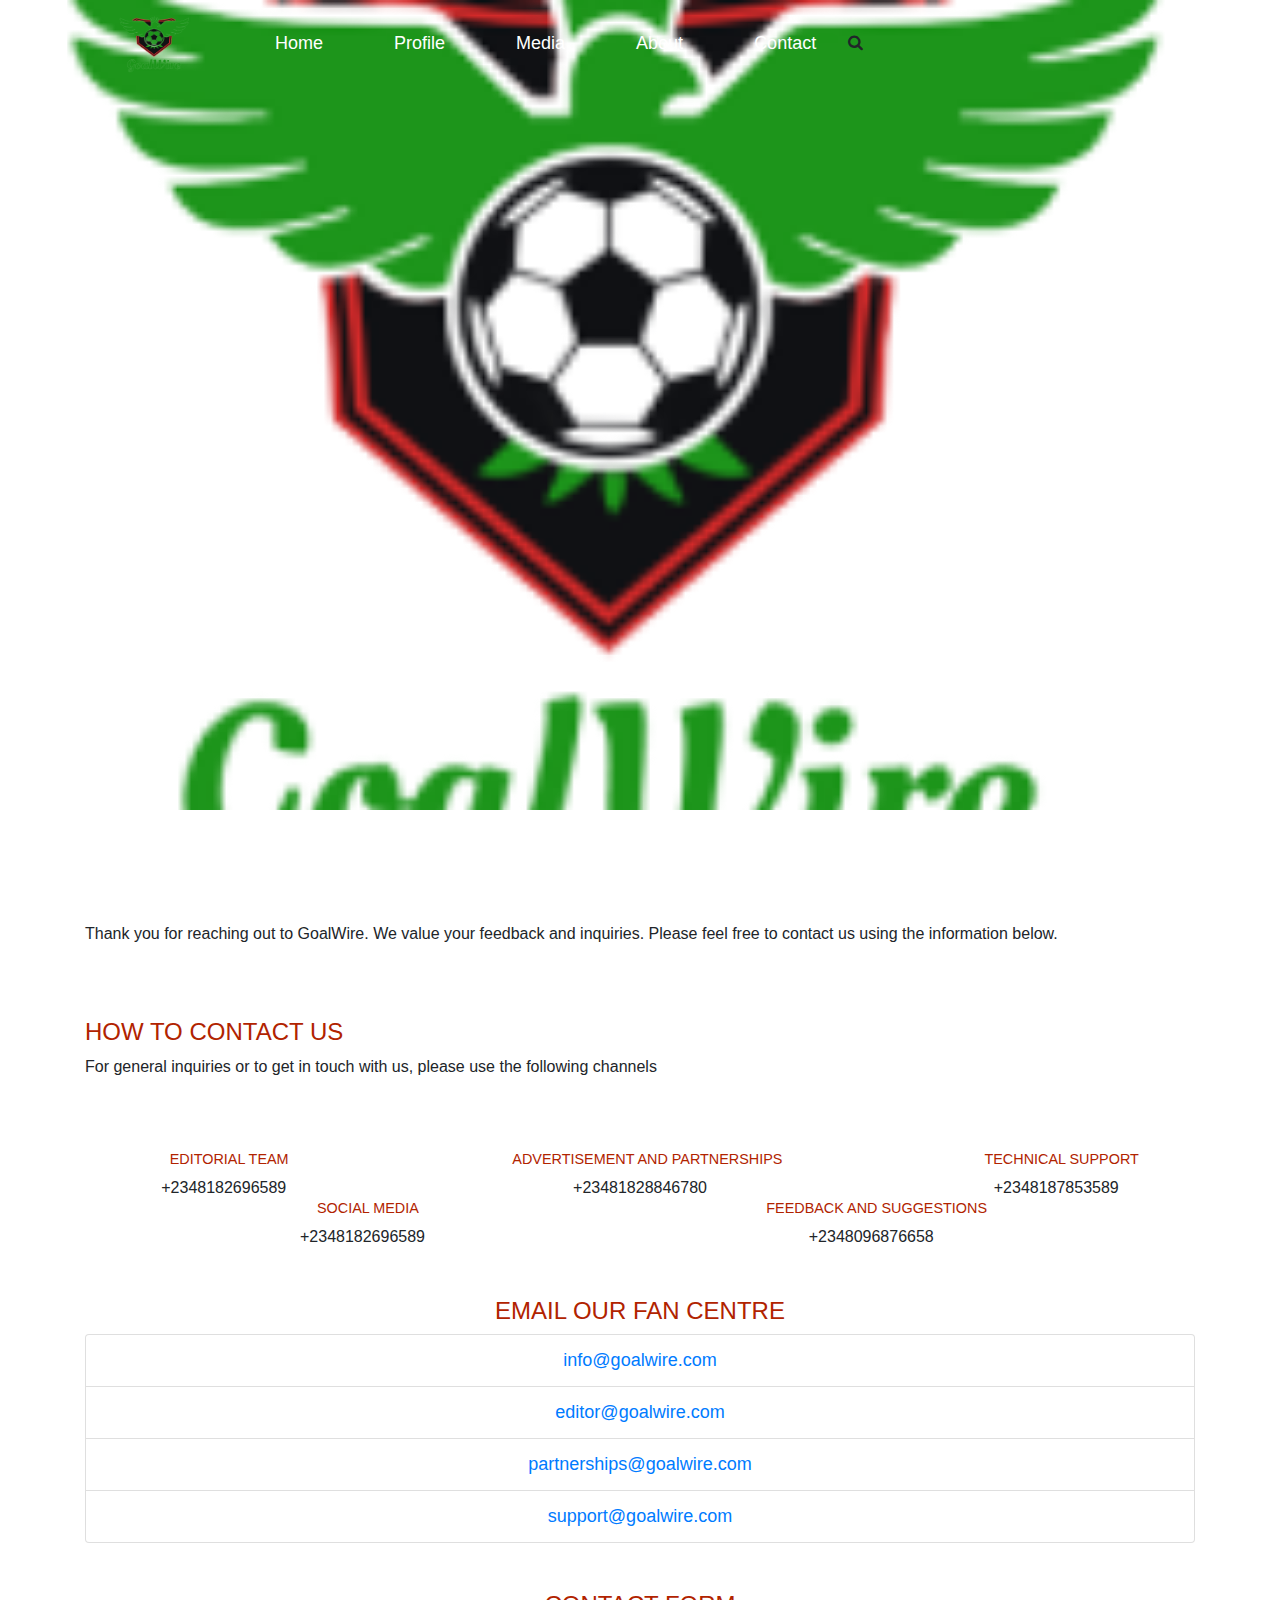
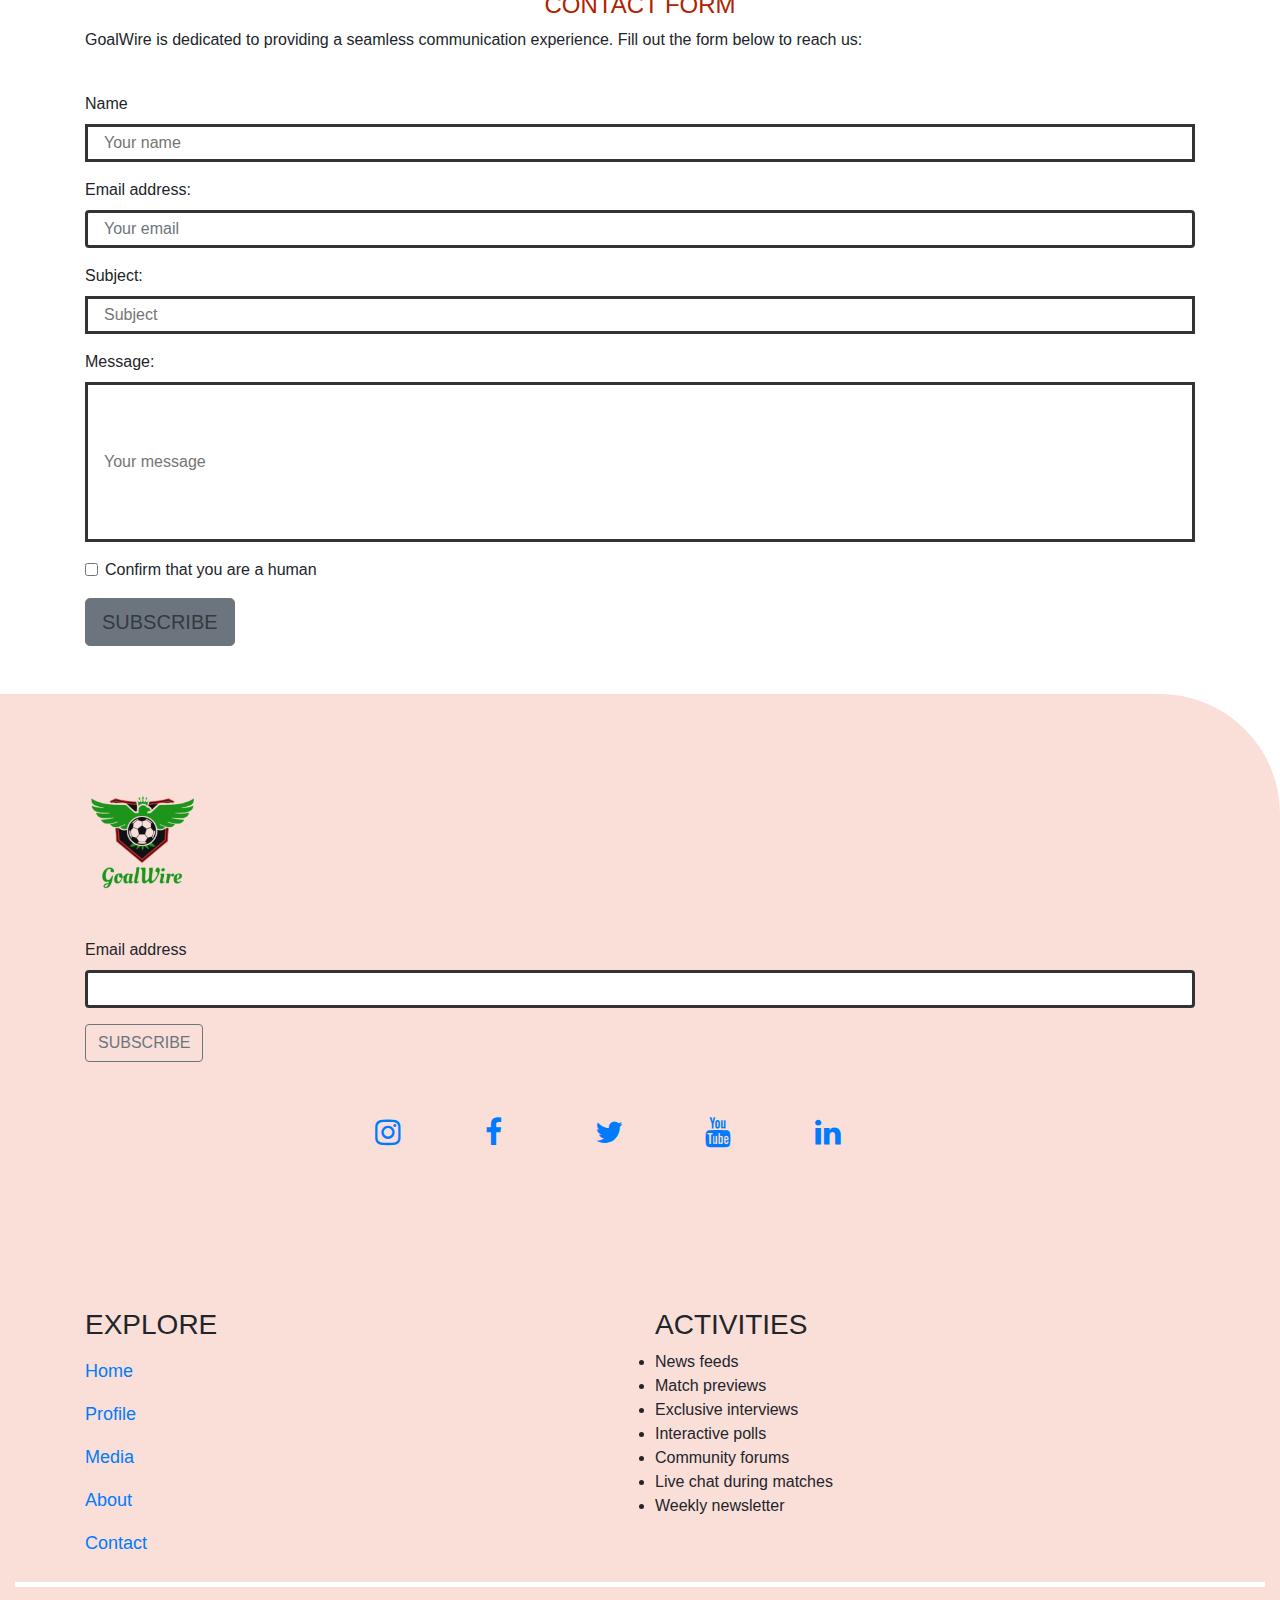
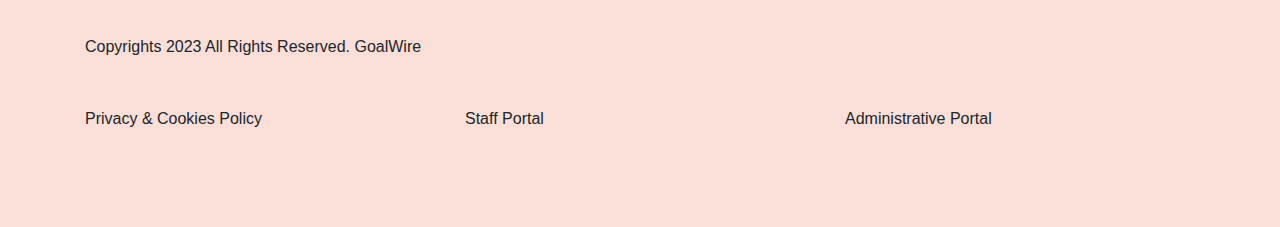
<file: contact.html>
<!DOCTYPE html>
<html lang="en">
    <head>
        <meta charset="UTF-8">
        <meta name="viewport" content="width=device-width, initial-scale=1">
        <title>portfolio</title>
        <!-- BOOSTRAP 5 CSS -->
        <link href="https://cdn.jsdelivr.net/npm/bootstrap@5.3.2/dist/css/bootstrap.min.css" rel="stylesheet"
            integrity="sha384-T3c6CoIi6uLrA9TneNEoa7RxnatzjcDSCmG1MXxSR1GAsXEV/Dwwykc2MPK8M2HN" crossorigin="anonymous">
        <!-- FONT-AWESOME -->
        <link rel="stylesheet" href="https://cdnjs.cloudflare.com/ajax/libs/font-awesome/4.7.0/css/font-awesome.min.css">
        <link rel="stylesheet" href="https://stackpath.bootstrapcdn.com/bootstrap/4.5.2/css/bootstrap.min.css">
    
        <!-- CSS STYLE -->
        <link rel="stylesheet" href="style.css">
    </head>

<body>
    <header class="contact mb-5 ">
        <div class="container custombg">
            <nav class="navbar navbar-expand-lg  navbarScroll">
                <div class="container mb-5">
                    <a class="navbar-brand" href="index.html"><img src="./images/brand-logo.png" alt="brandlogo" height="60px" width="80px"></a>
                    <button class="navbar-toggler" type="button" data-bs-toggle="collapse"
                        data-bs-target="#navbarSupportedContent" aria-controls="navbarSupportedContent"
                        aria-expanded="false" aria-label="Toggle navigation">
                        <span class="navbar-toggler-icon"></span>
                    </button>
                    <div class="collapse navbar-collapse" id="navbarSupportedContent">
                        <ul class="navbar-nav ms-auto">
                            <li class="nav-item active  fs-5">
                                <a class="nav-link" href="index.html">Home</a>
                            </li>
                            <li class="nav-item">
                                <a class="nav-link" href="profile.html">Profile</a>
                            </li>
                            <li class="nav-item">
                                <a class="nav-link" href="media.html">Media</a>
                             </li>   
                                <li class="nav-item">
                                    <a class="nav-link fs-5" href="about.html">About</a>
                                </li>
                            </li>
                            <li class="nav-item fs-5">
                                <a class="nav-link" href="contact.html">Contact</a>
                            </li>
                        </ul>
                        <div class="search"><i class="fa fa-search ml-4 "></i></div>
                    </div>
                </div>
            </nav>
            <div class="bg-img">
                <!-- <img src="./images/brand-logo.png" alt="Brand-logo"> -->
            </div>
        </div>
    </header>
    <!-- MAIN SECTION -->
    <main>
        <section class="section">
            <div class="container pt-5">
                <div class="thanks mt-3 mb-5"><p class=" fs-3 fw-bold ">Thank you for reaching out to GoalWire. We value your feedback and inquiries. Please feel free to contact us using the information below.</p></div>
                <div class="howto pt-4 mt-4 mb-5">
                    <h4>HOW TO CONTACT US </h4>
                    <p>For general inquiries or to get in touch with us, please use the following channels</p>
                </div>
                <br>
                <div class="container text-center">
                    <div class="row">
                      <div class="col">
                        <h5><span><i class="fas fa-phone"></i></span>EDITORIAL TEAM</h5>
                        <number>+2348182696589</number>
                      </div>
                      <div class="col-6">
                        <h5><span><i class="fas fa-phone"></i></span> ADVERTISEMENT AND PARTNERSHIPS</h5>
                        <number>+23481828846780</number>
                      </div>
                      <div class="col">
                        <h5><span><i class="fas fa-phone"></i></span>TECHNICAL SUPPORT</h5>
                        <number>+2348187853589</number>
                      </div>
                    </div>
                    <div class="row">
                      <div class="col-6">
                        <h5><span><i class="fas fa-phone"></i></span>SOCIAL MEDIA</h5>
                        <number>+2348182696589</number>
                      </div>
                      <div class="col-5">
                        <h5><span><i class="fas fa-phone"></i></span>FEEDBACK AND SUGGESTIONS</h5>
                        <number>+2348096876658</number>
                      </div>
                    </div>
                  </div>

            </div>
        </section>
        <!-- NEW SECTION -->
        <section>
            <div class="container text-center bg-body mt-5 mb-5">
                <h4>EMAIL OUR FAN CENTRE</h4>
                <ul class="list-group">
                    <li class="list-group-item"><a href="info@goalwire.com">info@goalwire.com</a></li>
                    <li class="list-group-item"><a href="editor@goalwire.com">editor@goalwire.com</a></li>
                    <li class="list-group-item"><a href="partnerships@goalwire.com">partnerships@goalwire.com</a></li>
                    <li class="list-group-item"><a href="support@goalwire.com">support@goalwire.com</a></li>
                  </ul>
                 </div>
        </section>
        <section>
        <div class="container" id="contact-form">
            <h4 class="bold-text text-center" id="contact-form-h4">CONTACT FORM</h4>
            <p >GoalWire is dedicated to providing a seamless communication experience. Fill out the
                form below to reach us:</p>
            </br>
            <!-- Contact Form -->
            <form action="#" method="post">
                <div class="form-element mb-3" id="uname">
                    <label for="name">Name</label>
                    <input type="text" id="name" name="name" placeholder="Your name">
                </div>
                <div class="form-element mb-3">
                    <label for="email" class="form-label">Email address:</label>
                    <input type="email" class="form-control" placeholder="Your email" id="email"
                        aria-describedby="emailHelp">
                </div>
                <div class="form-element mb-3" id="subject">
                    <label for="subject">Subject: </label>
                    <input type="text" id="subject" name="subject" placeholder="Subject">
                </div>
                <div class="form-element mb-3" id="message">
                    <label for="msg">Message: </label>
                    <input type="text" id="msg" name="msg" placeholder="Your message">
                </div>
                <div class="mb-3 form-check">
                    <input type="checkbox" class="form-check-input" id="exampleCheck1">
                    <label class="form-check-label" for="exampleCheck1">Confirm that you are a human</label>
                  </div>
                <div class="d-grid mb-5">
                    <button type="submit"
                        class="btn btn-secondary text-dark fs-3 btn-lg sm-10 md-10 lg-10 xl-10 xxl-10">SUBSCRIBE</button>
                </div>
            </form>
        </div>
        </section>
    </main>
    <section class="container-fluid mt-5" id="information">
        <div class="container pt-5">
            <div class="logo mt-5 mb-5"><img src="./images/brand-logo.png" alt="brandlogo" height="100px" width="120px">
            </div>
            <div class="form mt-5 mb-5">
                <form>
                    <div class="mb-3">
                        <label for="exampleInputEmail1" class="form-label">Email address</label>
                        <input type="email" class="form-control" id="exampleInputEmail1" aria-describedby="emailHelp">
                    </div>

                    <div class="d-grid mb-5">
                        <button type="submit"
                            class="btn btn-outline-secondary text-center sm-10 md-10 lg-10 xl-10 xxl-10">SUBSCRIBE</button>
                    </div>
                </form>
            </div>
        </div>
        <!-- SOCIAL MEDIA ICONS -->
        <div class="social-icons mt-5 mb-5">
            <div class="icon" id="Instagram"><a href="#" class="fa fa-instagram"></a></div>
            <div class="icon" id="facebook"><a href="#" class="fa fa-facebook"></a></div>
            <div class="icon" id="twitter"><a href="#" class="fa fa-twitter"></a></div>
            <div class="icon" id="youtube"><a href="#" class="fa fa-youtube"></a></div>
            <div class="icon" id="linkedin"><a href="#" class="fa fa-linkedin"></a></div>
        </div>
        <!-- EXPLORE -->
        <div class="container">
            <div class="row">
                <div class="col">
                    <h3 class="fw-bold fs-5">EXPLORE</h3>
                    <ul class="navbar-nav ms-auto">
                        <li class="nav-item active">
                            <a class="nav-link" href="index.html">Home</a>
                        </li>
                        <li class="nav-item">
                            <a class="nav-link" href="profile.html">Profile</a>
                        </li>
                        <li class="nav-item">
                            <a class="nav-link" href="services.html">Media</a>
                        </li>
                        <li class="nav-item">
                            <a class="nav-link" href="about.html">About</a>
                        </li>
                        <li class="nav-item">
                            <a class="nav-link" href="contact.html">Contact</a>
                        </li>
                    </ul>

                </div>
                <div class="col">
                    <h3 class="fw-bold fs-5">ACTIVITIES</h3>
                    <ul class="activites">
                        <li class="activites-item">News feeds </li>
                        <li class="activites-item">Match previews</li>
                        <li class="activites-item">Exclusive interviews</li>
                        <li class="activites-item">Interactive polls</li>
                        <li class="activites-item">Community forums</li>
                        <li class="activites-item">Live chat during matches</li>
                        <li class="activites-item">Weekly newsletter</li>
                    </ul>
                </div>
            </div>
        </div>
        <hr class="bg-white" style="height: 5px; width: 100%; ">


        <!-- FOOTER -->
        <footer>
            <div class="container mt-5 pb-5">
                <div class="footer-text mt-5 mb-5 ">Copyrights 2023 All Rights Reserved. GoalWire</div>
                <div class="row mt-5 mb-5">
                    <div class="col ">Privacy & Cookies Policy</div>
                    <div class="col">Staff Portal </div>
                    <div class="col">Administrative Portal </div>
                </div>
            </div>
            </div>
        </footer>
    </section>
    <!-- BOOSTRAP 5 JS-->
    <script src="https://cdn.jsdelivr.net/npm/bootstrap@5.3.2/dist/js/bootstrap.bundle.min.js"
        integrity="sha384-C6RzsynM9kWDrMNeT87bh95OGNyZPhcTNXj1NW7RuBCsyN/o0jlpcV8Qyq46cDfL"
        crossorigin="anonymous"></script>
</body>
</html>
</file>
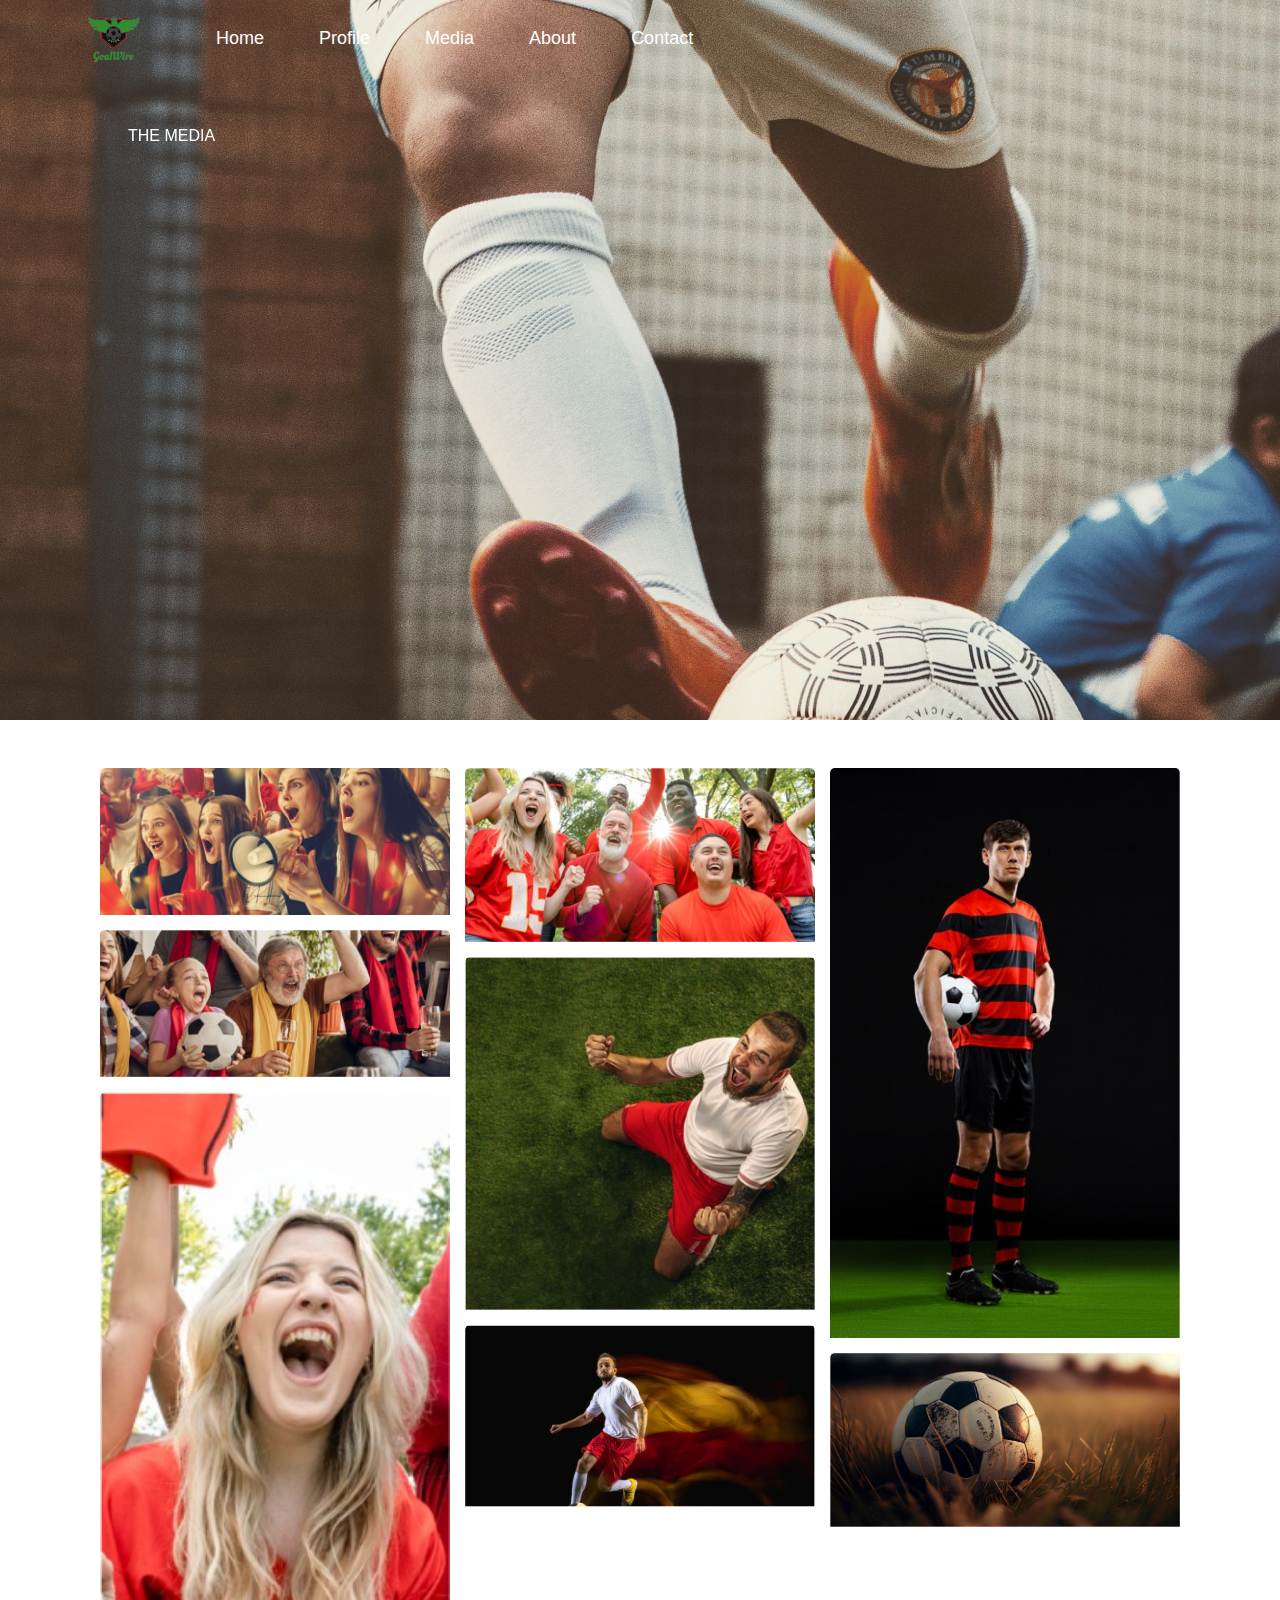
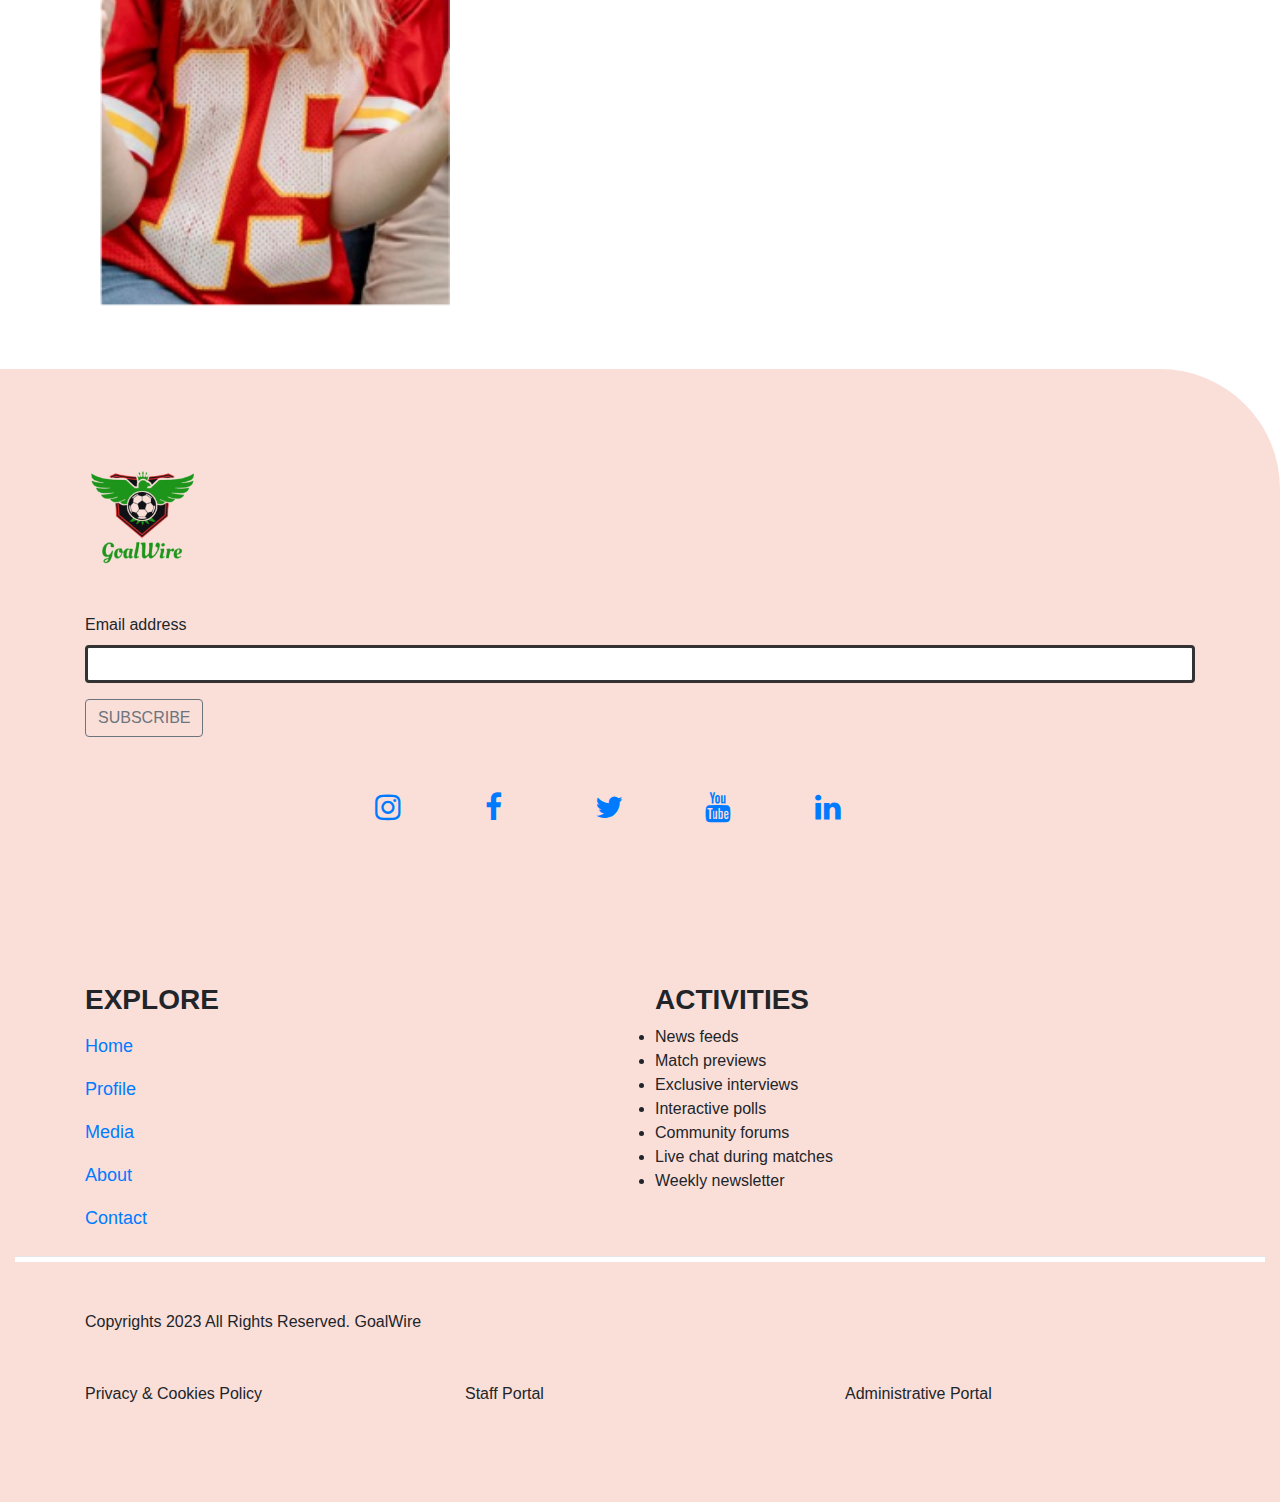
<file: media.html>
<!DOCTYPE html>
<html lang="en">
    <head>
        <meta charset="UTF-8">
        <meta name="viewport" content="width=device-width, initial-scale=1">
        <title>portfolio</title>
        <!-- BOOSTRAP 5 CSS -->
        <link href="https://cdn.jsdelivr.net/npm/bootstrap@5.3.2/dist/css/bootstrap.min.css" rel="stylesheet"
            integrity="sha384-T3c6CoIi6uLrA9TneNEoa7RxnatzjcDSCmG1MXxSR1GAsXEV/Dwwykc2MPK8M2HN" crossorigin="anonymous">
        <!-- FONT-AWESOME -->
        <link rel="stylesheet" href="https://cdnjs.cloudflare.com/ajax/libs/font-awesome/4.7.0/css/font-awesome.min.css">
        <link rel="stylesheet" href="https://stackpath.bootstrapcdn.com/bootstrap/4.5.2/css/bootstrap.min.css">
    
        <!-- CSS STYLE -->
        <link rel="stylesheet" href="style.css">
    </head>
<body>
    <header class="header">
        <div class="navbar navbar-expand-lg">
            <div class="container">
                <div class="logo">
                 <a class="navbar-brand" href="index.html"><img src="./images/brand-logo.png" alt="Brand-logo" width="60" height="50"></a>
                </div>
                <button data-bs-toggle="collapse" data-bs-target="#menu-bar" type="button" class="navbar-toggler">
                    <span class="navbar-toggler-icon "><svg xmlns="http://www.w3.org/2000/svg" width="16" height="16" fill="currentColor" class="bi bi-list" viewBox="0 0 16 16">
                        <path fill-rule="evenodd" d="M2.5 12a.5.5 0 0 1 .5-.5h10a.5.5 0 0 1 0 1H3a.5.5 0 0 1-.5-.5m0-4a.5.5 0 0 1 .5-.5h10a.5.5 0 0 1 0 1H3a.5.5 0 0 1-.5-.5m0-4a.5.5 0 0 1 .5-.5h10a.5.5 0 0 1 0 1H3a.5.5 0 0 1-.5-.5"/>
                      </svg></span>
                </button>
                <div class="collapse navbar-collapse" id="menu-bar">
                    <ul class="navbar-nav ms-auto">
                        <li class="nav-item" class="active"><a href="index.html">Home</a></li>
                        <li class="nav-item"><a href="profile.html">Profile</a></li>
                        <li class="nav-item"><a href="media.html">Media</a></li>
                        <li class="nav-item"><a href="about.html">About</a></li>
                        <li class="nav-item"><a href="contact.html">Contact</a></li>
                        <li class="nav-item"><a href="#"><i class="bi bi-search"></i></i></a></li>
                    </ul>
                </div>
             </div>
        </div>
        
        <div class="customtext text-white mt-5 fw-bold fs-1">THE MEDIA </div>
            
        </div>
    </header>  
    <div class="container">
        <div class="container customgallery mt-5 bg-light-subtle" id="customgallery">
            <div class="gallery">
                <div class="column">
                    <picture>
                        <source srcset="./images/gallery1.png" media="">
                        <source srcset="./images/gallery1.png" media="">
                        <img src="./images/gallery1.png" alt="photo gallery1">
                    </picture>
                    <!-- image_one -->
                    <picture>
                        <source srcset="./images/gallery2.png" media="">
                        <source srcset="./images/gallery2.png" media="">
                        <img src="./images/gallery2.png" alt="photo gallery2">
                    </picture>
                    <!-- image_two -->
                    <picture>
                        <source srcset="./images/gallery6.png" media="">
                        <source srcset="./images/gallery6.png" media="">
                        <img src="./images/gallery6.png" alt="photo gallery6">
                    </picture>
                    <!-- image_three -->
                </div>
                <!-- column-two -->
                <div class="column">
                    <picture>
                        <source srcset="./images/gallery4.png" media="">
                        <source srcset="./images/gallery4.png" media="">
                        <img src="./images/gallery4.png" alt="photo gallery4">
                    </picture>
                    <!-- image_four -->
                    <picture>
                        <source srcset="./images/gallery5.png" media="">
                        <source srcset="./images/gallery5.png" media="">
                        <img src="./images/gallery5.png" alt="photo gallery5">
                    </picture>
                    <!-- image_five -->
                    <picture>
                        <source srcset="./images/gallery7.png" media="">
                        <source srcset="./images/gallery7.png" media="">
                        <img src="./images/gallery7.png" alt="photo gallery5">
                    </picture>
                    <!-- image_seven -->
                </div>
                <!-- three -->
                <div class="column">
                    <!-- image_ -->
                    <picture>
                        <source srcset="./images/gallery3.png" media="">
                        <source srcset="./images/gallery3.png" media="">
                        <img src="./images/gallery3.png" alt="photo gallery3">
                    </picture>
                    <!-- image_six -->
                
                    <picture>
                        <source srcset="./images/gallery8.png" media="">
                        <source srcset="./images/gallery8.png" media="">
                        <img src="./images/gallery8.png" alt="photo gallery5">
                    </picture>
                    <!-- image_eigth -->
                </div>
            </div>
        </div>
    </div>

    <section class="container-fluid mt-5" id="information">
        <div class="container pt-5">
            <div class="logo mt-5 mb-5"><img src="./images/brand-logo.png" alt="brand logo" height="100px" width="120px"></div>
            <div class="form mt-5 mb-5">
                <form>
                    <div class="mb-3">
                      <label for="email" class="form-label">Email address</label>
                      <input type="email" class="form-control" id="emai1" aria-describedby="email">
                    </div>
        
                    <div class="d-grid mb-5">
                        <button type="submit" class="btn btn-outline-secondary text-center sm-10 md-10 lg-10 xl-10 xxl-10">SUBSCRIBE</button>
                    </div>
                  </form>
            </div>
        </div>
        <!-- SOCIAL MEDIA ICONS -->
        <div class="social-icons mt-5 mb-5">
            <div class="icon" id="Instagram"><a href="#" class="fa fa-instagram"></a></div>
            <div class="icon" id="facebook"><a href="#" class="fa fa-facebook"></a></div>
            <div class="icon" id="twitter"><a href="#" class="fa fa-twitter"></a></div>
            <div class="icon" id="youtube"><a href="#" class="fa fa-youtube"></a></div>
            <div class="icon" id="linkedin"><a href="#" class="fa fa-linkedin"></a></div>
        </div>
        <!-- EXPLORE -->
        <div class="container">
            <div class="row">
                <div class="col">
                    <h3><b>EXPLORE</b></h3>
                    <ul class="navbar-nav ms-auto">
                        <li class="nav-item active">
                            <a class="nav-link" href="#home">Home</a>
                        </li>
                        <li class="nav-item">
                            <a class="nav-link" href="#profile">Profile</a>
                        </li>
                        <li class="nav-item">
                            <a class="nav-link" href="#services">Media</a>
                        </li>
                        <li class="nav-item">
                            <a class="nav-link" href="#about">About</a>
                        </li>
                        <li class="nav-item">
                            <a class="nav-link" href="#contact">Contact</a>
                        </li>
                    </ul>

                </div>
                <div class="col">
                    <h3><b>ACTIVITIES</b></h3>
                    <ul class="activites">
                        <li class="activites-item">News feeds </li>
                        <li class="activites-item">Match previews</li>
                        <li class="activites-item">Exclusive interviews</li>
                        <li class="activites-item">Interactive polls</li>
                        <li class="activites-item">Community  forums</li>
                        <li class="activites-item">Live chat during matches</li>
                        <li class="activites-item">Weekly newsletter</li>
                    </ul>
                </div>
            </div>
        </div>
        <hr class="bg-white" style="height: 5px; width: 100%; ">

   
        <!-- FOOTER -->
        <footer>
            <div class="container mt-5 pb-5">
                <div class="footer-text mt-5 mb-5 ">Copyrights 2023 All Rights Reserved. GoalWire</div>
                    <div class="row mt-5 mb-5">
                        <div class="col ">Privacy & Cookies Policy</div>
                        <div class="col">Staff Portal </div>
                        <div class="col">Administrative Portal </div>
                    </div>
                </div>
            </div>
        </footer>
    </section>
    
    <!-- BOOSTRAP 5 JS-->
    <script src="https://cdn.jsdelivr.net/npm/bootstrap@5.3.2/dist/js/bootstrap.bundle.min.js"
        integrity="sha384-C6RzsynM9kWDrMNeT87bh95OGNyZPhcTNXj1NW7RuBCsyN/o0jlpcV8Qyq46cDfL"
        crossorigin="anonymous"></script>
</body>
</html>
</file>
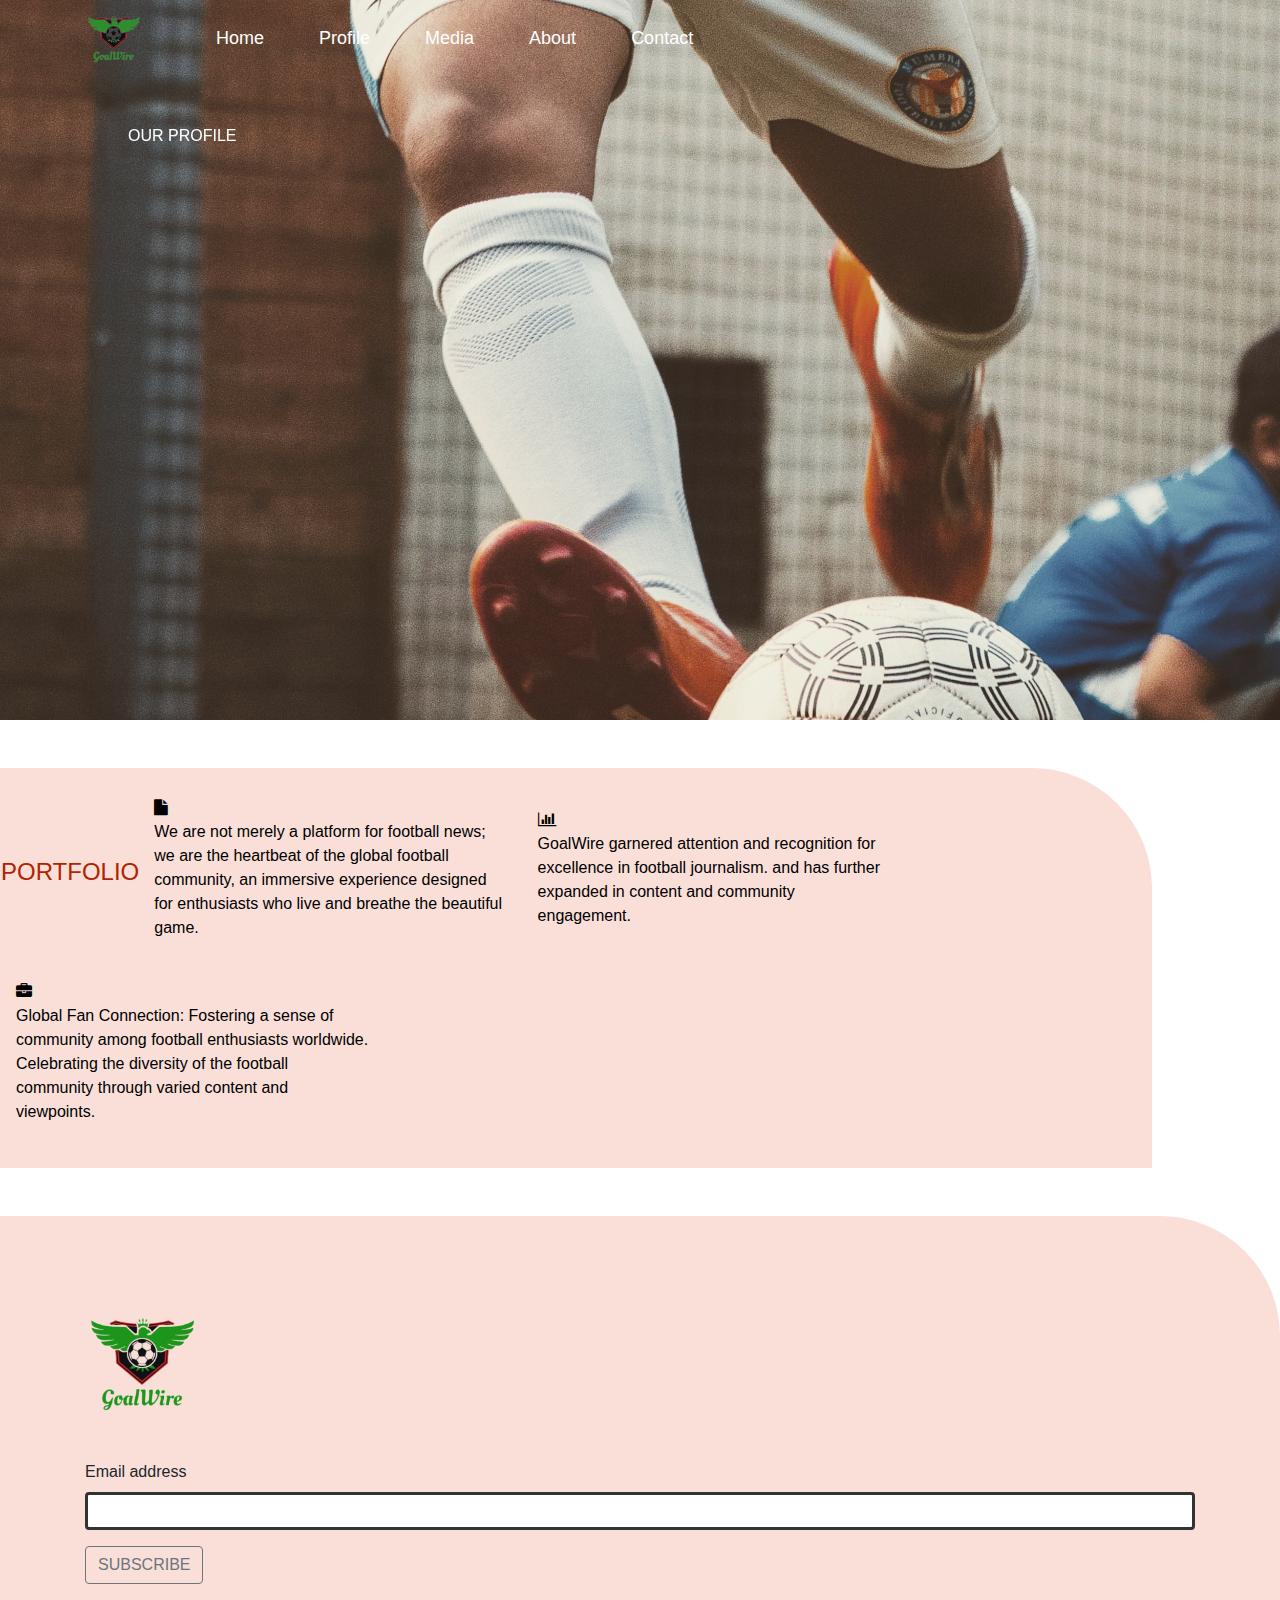
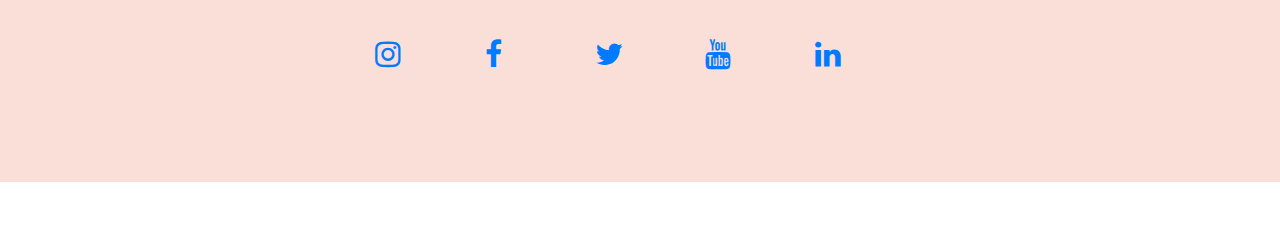
<file: profile.html>
<!DOCTYPE html>
<html lang="en">

<head>
    <meta charset="UTF-8">
    <meta name="viewport" content="width=device-width, initial-scale=1">
    <title>portfolio</title>
    <!-- BOOSTRAP 5 CSS -->
    <link href="https://cdn.jsdelivr.net/npm/bootstrap@5.3.2/dist/css/bootstrap.min.css" rel="stylesheet"
        integrity="sha384-T3c6CoIi6uLrA9TneNEoa7RxnatzjcDSCmG1MXxSR1GAsXEV/Dwwykc2MPK8M2HN" crossorigin="anonymous">
    <!-- FONT-AWESOME -->
    <link rel="stylesheet" href="https://cdnjs.cloudflare.com/ajax/libs/font-awesome/4.7.0/css/font-awesome.min.css">
    <link rel="stylesheet" href="https://stackpath.bootstrapcdn.com/bootstrap/4.5.2/css/bootstrap.min.css">

    <!-- CSS STYLE -->
    <link rel="stylesheet" href="style.css">
</head>

<body>
    <header class="header">
        <div class="navbar navbar-expand-lg">
            <div class="container">
                <div class="logo">
                    <a class="navbar-brand" href="index.html"><img src="./images/brand-logo.png" alt="Brand-logo"
                            width="60" height="50"></a>
                </div>
                <button data-bs-toggle="collapse" data-bs-target="#menu-bar" type="button" class="navbar-toggler">
                    <span class="navbar-toggler-icon "><svg xmlns="http://www.w3.org/2000/svg" width="16" height="16"
                            fill="currentColor" class="bi bi-list" viewBox="0 0 16 16">
                            <path fill-rule="evenodd"
                                d="M2.5 12a.5.5 0 0 1 .5-.5h10a.5.5 0 0 1 0 1H3a.5.5 0 0 1-.5-.5m0-4a.5.5 0 0 1 .5-.5h10a.5.5 0 0 1 0 1H3a.5.5 0 0 1-.5-.5m0-4a.5.5 0 0 1 .5-.5h10a.5.5 0 0 1 0 1H3a.5.5 0 0 1-.5-.5" />
                        </svg></span>
                </button>
                <div class="collapse navbar-collapse" id="menu-bar">
                    <ul class="navbar-nav ms-auto">
                        <li class="nav-item" class="active"><a href="index.html">Home</a></li>
                        <li class="nav-item"><a href="profile.html">Profile</a></li>
                        <li class="nav-item"><a href="media.html">Media</a></li>
                        <li class="nav-item"><a href="about.html">About</a></li>
                        <li class="nav-item"><a href="contact.html">Contact</a></li>
                        <li class="nav-item"><a href="#"><i class="bi bi-search"></i></i></a></li>
                    </ul>
                </div>
            </div>
        </div>
        <div class="customtext text-white mt-5 fw-bold fs-1">OUR PROFILE</div>
    </header>

    <section>
        <div class="portfolio text-left p-3 mt-5">
            <div class="row align-items-center">
                <h4 class="fs-3">PORTFOLIO</h4>
                <div class="col-lg-4 md-8">
                    <div class="portfolio-icon"><i class="fa fa-file"></i></div>
                    <p> We are not merely a platform for football news; we are the heartbeat of the global football
                        community, an immersive experience designed for enthusiasts who live and breathe the beautiful
                        game.</p>
                </div>

                <div class="col-lg-4 md-8">
                    <div class="portfolio-icon"><i class="fa fa-bar-chart"></i></div>
                    <p>GoalWire garnered attention and recognition for excellence in football journalism. and has
                        further expanded in content and community engagement.</p>
                </div>
                <div class="col-lg-4 md-8">
                    <div class="portfolio-icon"><i class="fa fa-briefcase"></i></div>
                    <p>Global Fan Connection: Fostering a sense of community among football enthusiasts worldwide.
                        Celebrating the diversity of the football community through varied content and viewpoints.</p>
                </div>

            </div>

    </section>
    <section class="container-fluid mt-5" id="information">
        <div class="container pt-5">
            <div class="logo mt-5 mb-5"><img src="./images/brand-logo.png" alt="brand logo" height="100px"
                    width="120px"></div>
            <div class="form mt-5 mb-5">
                <form>
                    <div class="mb-3">
                        <label for="email" class="form-label">Email address</label>
                        <input type="email" class="form-control" id="emai1" aria-describedby="email">
                    </div>

                    <div class="d-grid mb-5">
                        <button type="submit"
                            class="btn btn-outline-secondary text-center sm-10 md-10 lg-10 xl-10 xxl-10">SUBSCRIBE</button>
                    </div>
                </form>
            </div>
        </div>
        <!-- SOCIAL MEDIA ICONS -->
        <div class="social-icons mt-5 mb-5">
            <div class="icon" id="Instagram"><a href="#" class="fa fa-instagram"></a></div>
            <div class="icon" id="facebook"><a href="#" class="fa fa-facebook"></a></div>
            <div class="icon" id="twitter"><a href="#" class="fa fa-twitter"></a></div>
            <div class="icon" id="youtube"><a href="#" class="fa fa-youtube"></a></div>
            <div class="icon" id="linkedin"><a href="#" class="fa fa-linkedin"></a></div>
        </div>
        <script src="https://cdn.jsdelivr.net/npm/bootstrap@5.3.2/dist/js/bootstrap.bundle.min.js"
            integrity="sha384-C6RzsynM9kWDrMNeT87bh95OGNyZPhcTNXj1NW7RuBCsyN/o0jlpcV8Qyq46cDfL"
            crossorigin="anonymous"></script>
</body>

</html>
</file>
<file: style.css>
:root {
    --primary-bg: #FADFD9;
    --primary-text: #B12300;
}

* {
    margin: 0;
    padding: 0;
    box-sizing: border-box;

}

.header {
    background: url('./images/bg_portifolio1.jpg');
    background-size: cover;
    min-height: 80vh;
    position: relative;
    filter: saturate(80%);
}

ul li a {
    font-size: 18px;
}

div ul li a:hover {
    color: green;
    text-decoration: none;
}

@media (max-width:567px) {
    .header {
        min-height: 70vh
    }
}

.portfolio {
    min-height: 400px;
    width: 90%;
    background-color: var(--primary-bg);
    display: flex;
    color: black;
    border-radius: 0px 120px 0px 0px;
    z-index: 1;
}

.matchTicket {
    position: relative;
    float: right;
    right: 0;
    height: 3rem;
    width: 9.5rem;
    z-index: -1;

}

.collapse ul li a {
    margin-left: 55px;
    color: white;
}

#hero-p1 {
    width: 43%;
}

h1 {
    font-size: 40px;
    font-weight: bold;
}

h4,
h5 {
    color: var(--primary-text);

}

h5 {
    font-size: .9rem;
}



.empty {
    height: 10em;
}

.customwho {
    border-radius: 0px 0px 120px 0px;
    border-bottom: 2px solid#b27f7f;
}

.customSpirit {
    background-color: var(--primary-bg);
    min-height: 70vh;
}

.customnews {
    background-color: var(--primary-bg);
    height: fit-content;
    padding: 50px 0px 50px 0px;
}

.customWhat {
    min-height: 60vh;
}


.car {
    position: relative;
    top: 30%;
    left: 40%;
    height: 350px;
    width: 350px;
    padding: 20px;
    text-align: center;
    text-transform: uppercase;
    line-height: 18px;
    background-color: white;
    border: 1px solid black;
    box-shadow: 0 4px 8px 0 rgba(0, 0, 0, 0.2), 0 6px 20px 0 rgba(0, 0, 0, 0.19);
    z-index: 1;
    border-radius: 15px;
    overflow: hidden;
}

/* Gallery */
.customgallery {
    display: flex;
    flex-direction: column;
    justify-content: center;
    align-items: center;
}

.customgallery .gallery {
    display: flex;
    flex-direction: row;
    justify-content: space-between;

}

.customgallery .gallery .column {
    display: flex;
    flex-direction: column;
    width: 32.4%;
}

.customgallery .gallery .column img {
    width: 100%;
    padding-bottom: 15px;
    border-radius: 5px;
}

#information {
    background-color: var(--primary-bg);
    border-radius: 0px 120px 0px 0px;
}

/* IMAGES */
.box {
    height: 100px;
    width: 70px;
}

/* PAGINATION */
ul.pagination {
    display: inline-block;
    padding: 0;
    margin: 0;
}

ul.pagination li {
    display: inline;
}

ul.pagination li a {
    color: black;
    float: left;
    padding: 8px 16px;
    text-decoration: none;
}

ul.pagination li a:hover {
    background-color: gray;
}

/* Social Media Icons */
.social-icons {
    display: flex;
    justify-content: center;
    margin: 20px;
}

.icon {
    display: inline-block;
    margin: 0 10px;
    font-size: 30px;
    color: #333;
    height: 5em;
    width: 3em;
    text-decoration: none;
    border-radius: 50%;
}


/* ABOUT PG */
.about {
    background-image: url(./images/about1.png);
    background-size: cover;
    min-height: 90vh;

}

.customtext {
    position: relative;
    left: 10%;
    top: 20%;
    z-index: 1;
    text-wrap: 2px;
}

#gradient-bg {
    background: rgb(178, 178, 178);
    background: linear-gradient(0deg, rgba(178, 178, 178, 1) 0%, rgba(250, 223, 217, 1) 0%, rgba(218, 242, 228, 1) 98%)
}

/* slider */
.contentSlide,
.core {
    overflow: hidden;
    height: 95vh;
    width: auto;
    background: rgb(178, 178, 178);
    background: linear-gradient(0deg, rgba(178, 178, 178, 1) 0%, rgba(250, 223, 217, 1) 0%, rgba(218, 242, 228, 1) 98%)
}

.circle {
    height: 1em;
    width: 1em;
    border: none;
    background: #6d6666;
    border-radius: 50%;
}

.circle:hover {
    background: #403f3f;

}

.customCore {
    min-height: 40vh;
    width: 500px;
    border-radius: 0px 100px 0px 100px;
    /* background-color: #eeeaea; */
}

.high {
    background-color: white;
    min-height: 70vh;
    height: 500px;
    width: 300px;
    border: 2px solid #342;
    border-radius: 0px 0px 120px 0px;
    overflow: hidden;
}

@media (max-width:567px) {
    .high {
        height: 500px;
        width: 100%;
    }
}

.card {
    background-color: var(--primary-bg);
}

.card-center {
    margin: 0 auto;
}


/* CONTACT PAGE */
.contact {

    border-radius: 0px 0px 135px 0px;
    /* background: rgb(44,41,41);
   background: linear-gradient(52deg, rgba(44,41,41,1) 21%, rgba(145,148,149,1) 90%);  */
    background-image: url("./images/brand-logo.png");
    /* Set a specific height */
    height: 90vh;
    /* Position and center the image to scale nicely on all screens */
    background-position: center;
    background-repeat: no-repeat;
    background-size: cover;
    position: relative;
}

@media (max-width:567px) {
    .contact {
        min-height: 30vh;
        width: auto;
        background-size: cover;
    }

}

center {
    position: relative;
    left: 25%;
    bottom: 5%;
    height: 320px;
    width: 410px;
    padding: 10px;
    background: url();
    background-size: cover;
}

.bg {

    background-image: url("./images/brand-logo.png");
    /* Set a specific height */
    height: 70%;
    /* Position and center the image to scale nicely on all screens */
    background-position: center;
    background-repeat: no-repeat;
    background-size: cover;
    position: relative;
}

/* change this functionality */
@media screen and (max-width: 580px) {
    .bg-img {
        width: 300px;
        height: 250px;
        left: 15%;
    }
}


input[type=text],
input[type=email] {
    width: 100%;
    height: 2em;
    padding: 1em;
    border: 3px solid #333;
    align-items: center;
}

#msg {
    height: 10em;
}
</file>
